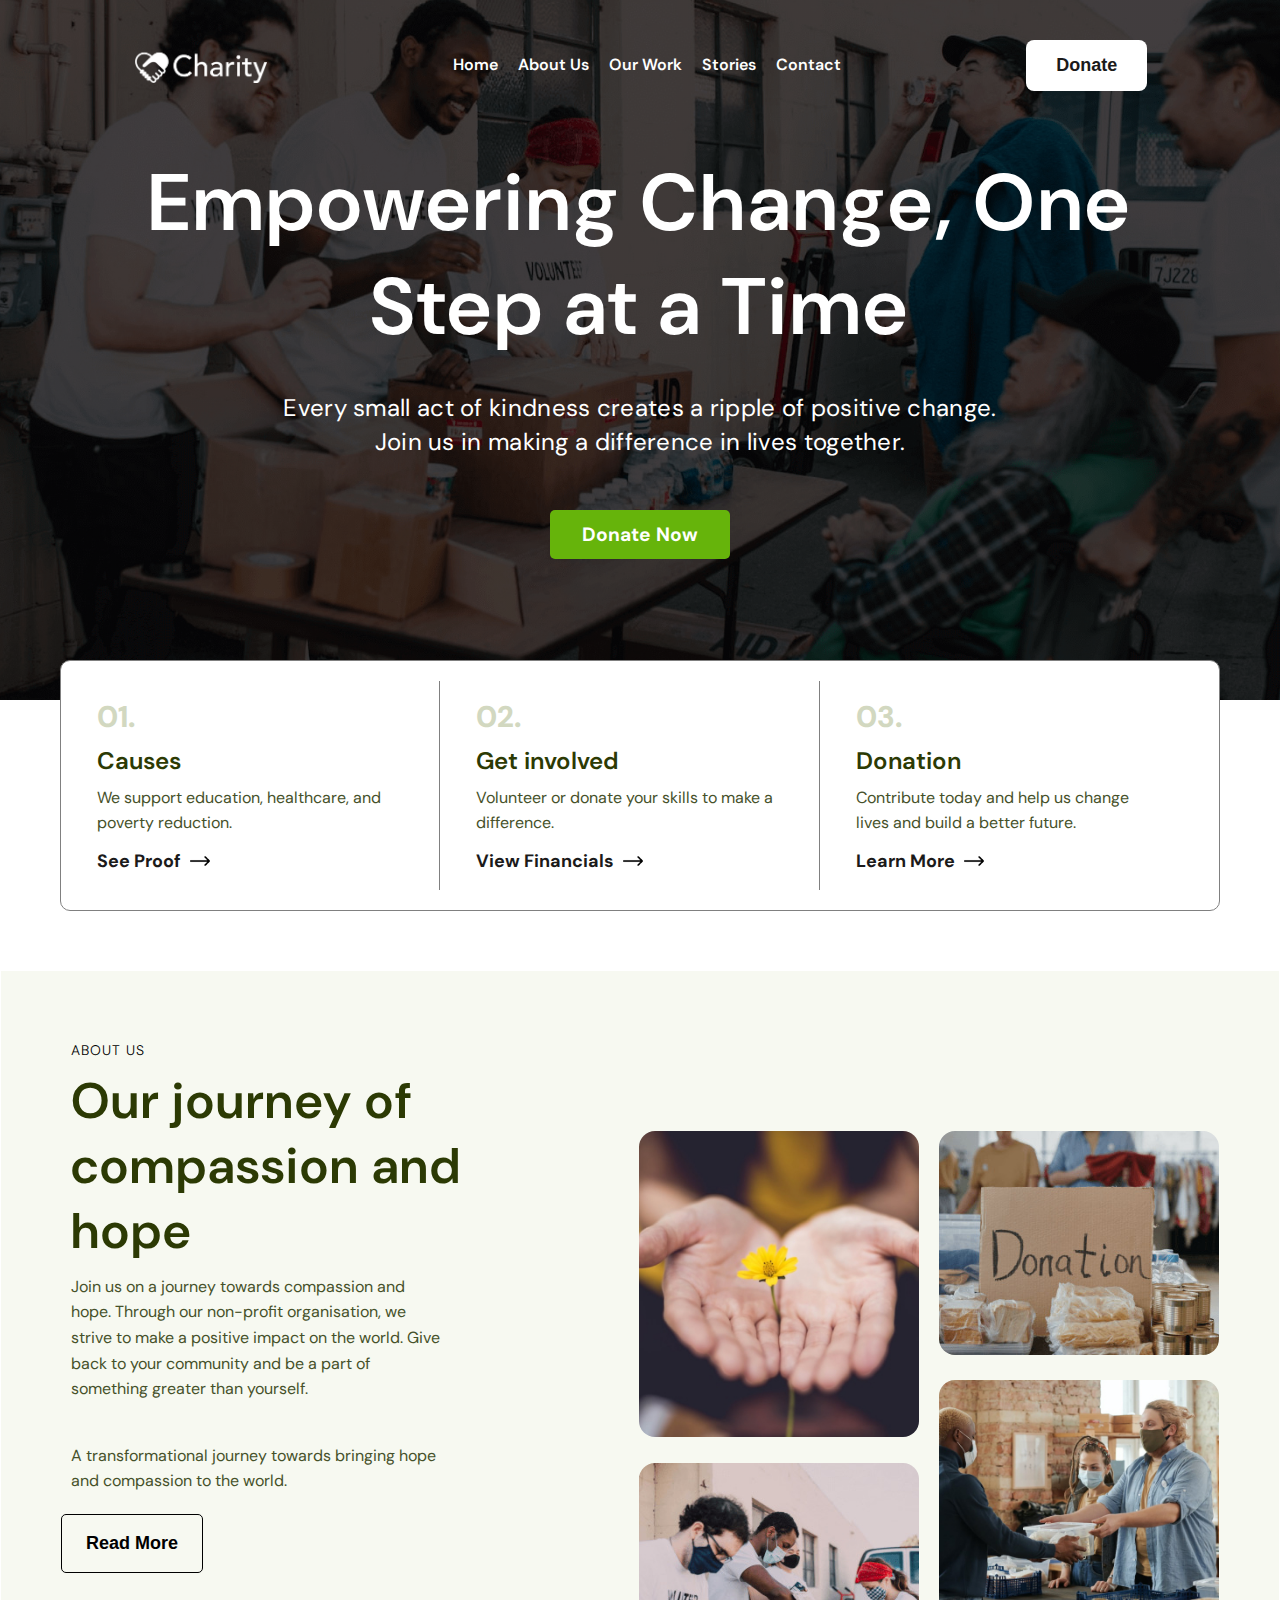
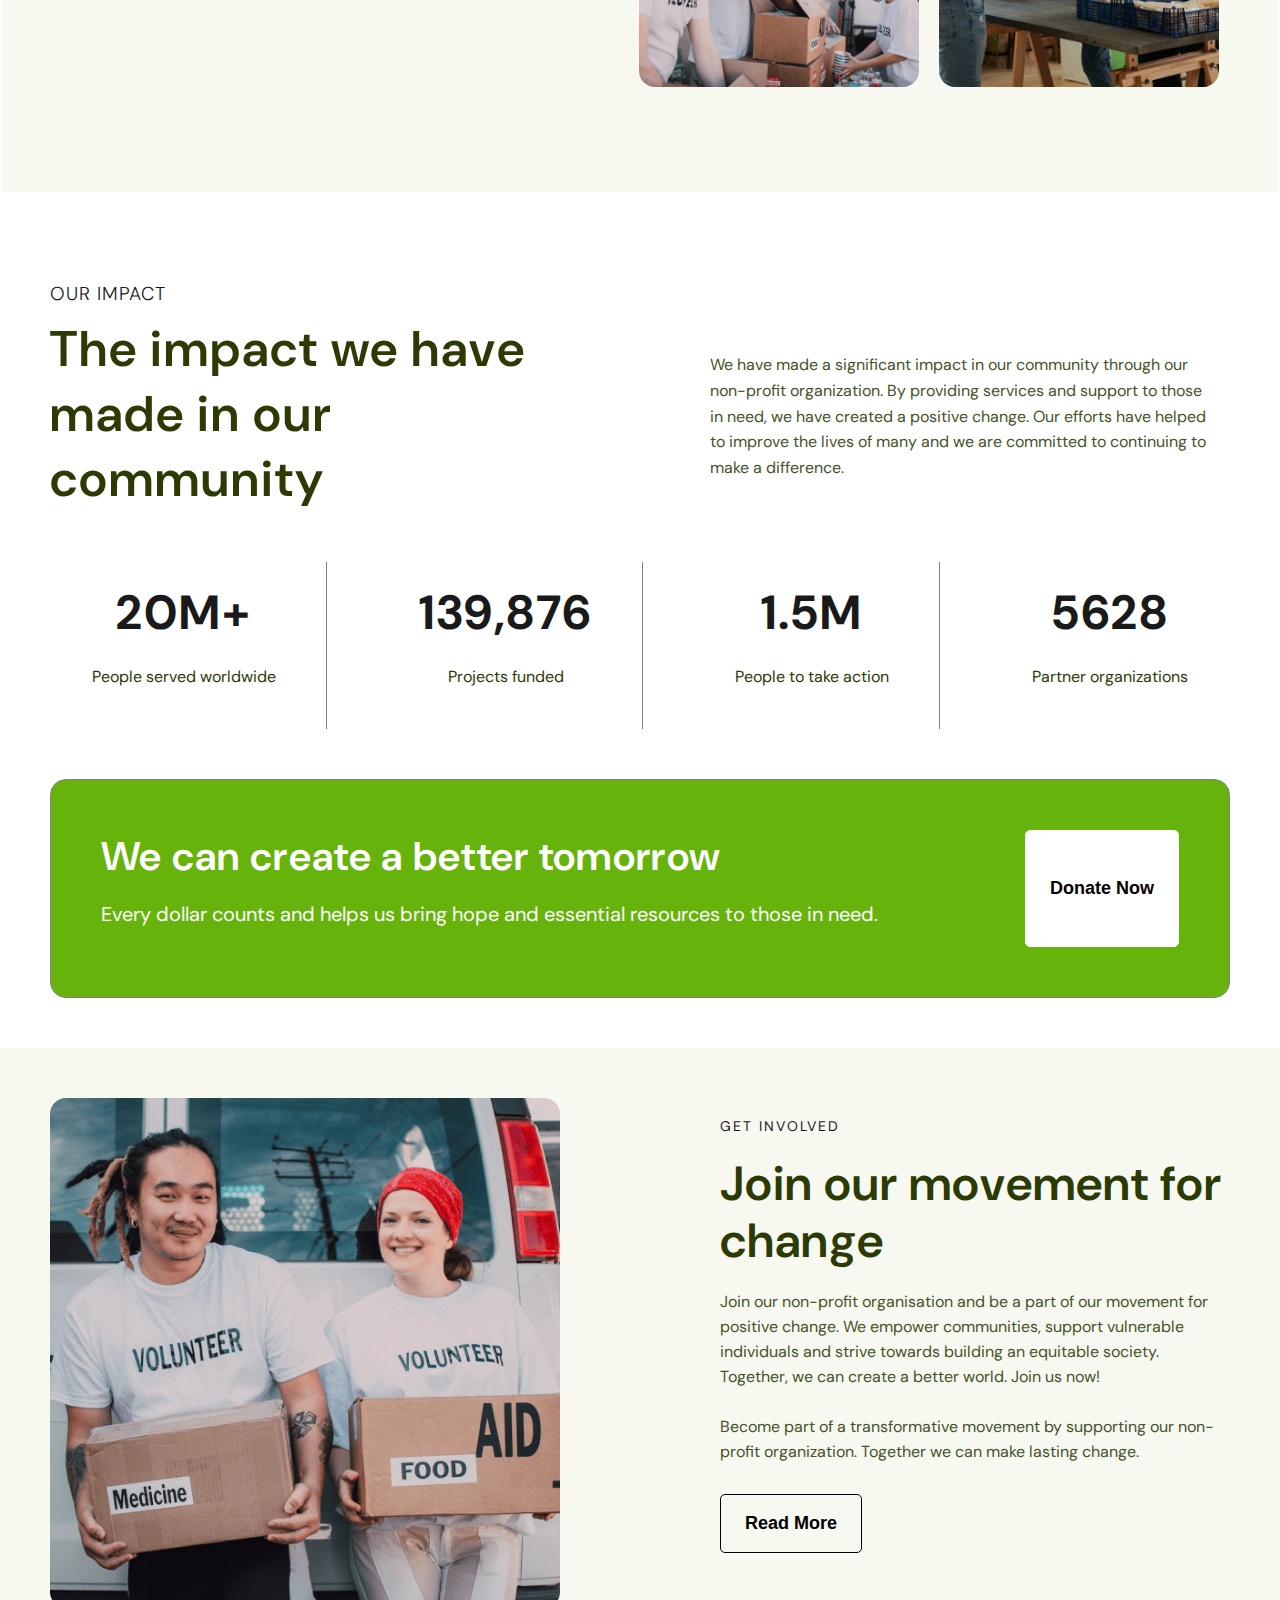
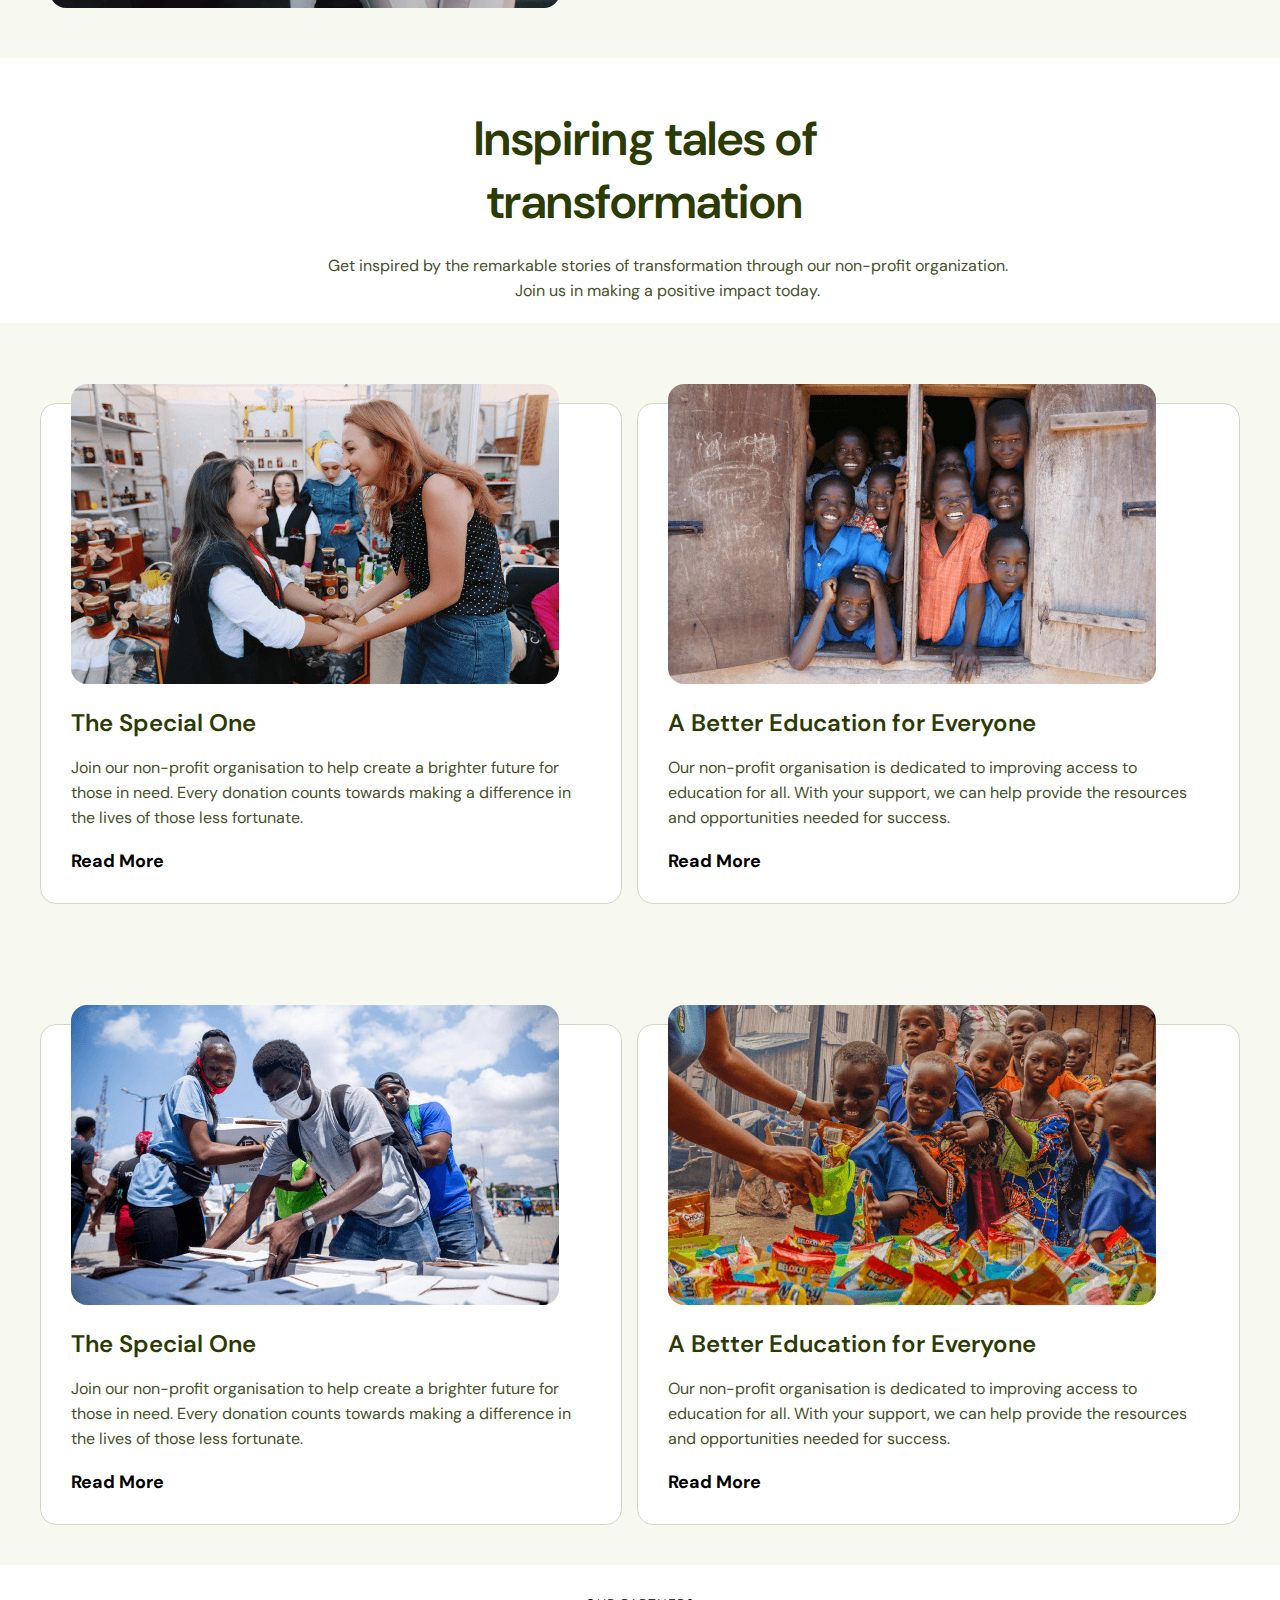
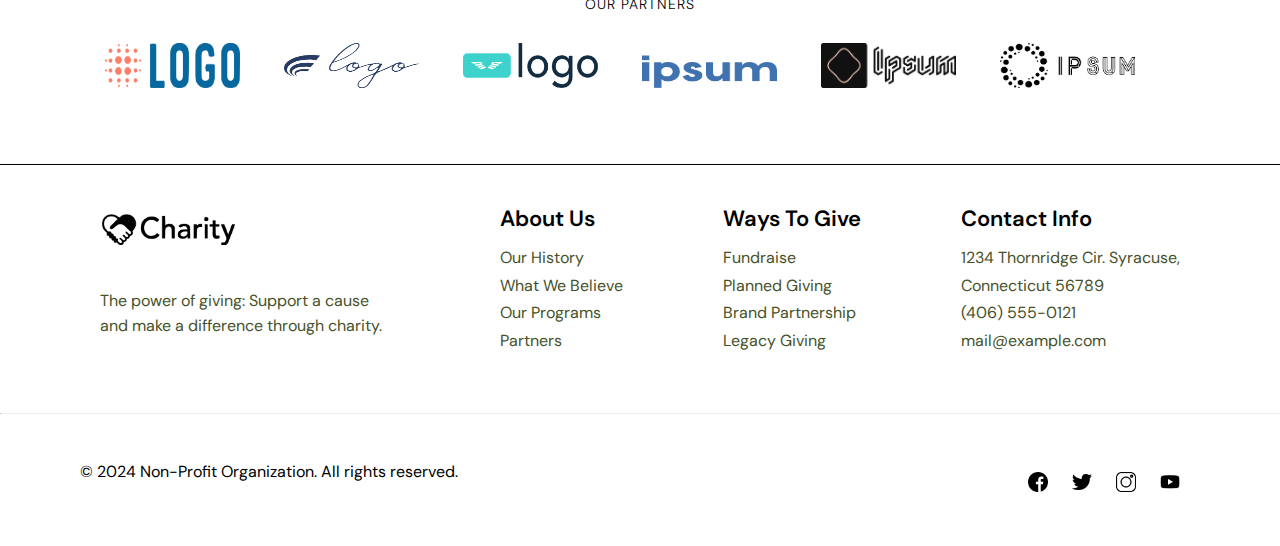
<file: index.html>
<!DOCTYPE html>
<html lang="en">
  <head>
    <meta charset="UTF-8" />
    <meta name="viewport" content="width=device-width, initial-scale=1.0" />
    <link rel="preconnect" href="https://fonts.googleapis.com" />
    <link rel="preconnect" href="https://fonts.gstatic.com" crossorigin />
    <link
      href="https://fonts.googleapis.com/css2?family=DM+Sans:ital,opsz,wght@0,9..40,100..1000;1,9..40,100..1000&display=swap"
      rel="stylesheet"
    />

    <link rel="stylesheet" href="./index.css" />
    <title>Charity</title>
  </head>
  <body>
    <header class="header">
      <div class="navBar">
        <div class="logo">
          <img src="./assets/logo.png" alt="Logo" height="40px" />
        </div>
        <nav class="navList">
          <ul class="nav-list">
            <li><a href="#home">Home</a></li>
            <li><a href="./pages/about.html">About Us</a></li>
            <li><a href="./pages/ourWork.html">Our Work</a></li>
            <li><a href="./pages/stories.html">Stories</a></li>
            <li><a href="./pages/contact.html">Contact</a></li>
          </ul>
        </nav>
        <button class="donate-btn"><a href="#donate">Donate</a></button>
        <div class="menu-icon" onclick="toggleMenu()">☰</div>
      </div>

      <section class="hero">
        <div class="hero-content">
          <h1>Empowering Change, One <br />Step at a Time</h1>
          <p>
            Every small act of kindness creates a ripple of positive change.<br />
            Join us in making a difference in lives together.
          </p>
          <a href="#donate" class="cta-button">Donate Now</a>
        </div>
      </section>
    </header>
    <div class="cards-wrapper">
      <div class="cards">
        <div class="card-01">
          <h5 class="numbers">01.</h5>
          <h5 class="headings">Causes</h5>
          <p>We support education, healthcare, and poverty reduction.</p>
          <a href="#home">See Proof  <img src="./assets/arrow.png" alt="arrow" class="arrow" height="20px" weight="20px"/></a>
        </div>
        <div class="card-02">
          <h5 class="numbers">02.</h5>
          <h5 class="headings">Get involved</h5>
          <p>Volunteer or donate your skills to make a difference.</p>
          <a href="#home">View Financials <img src="./assets/arrow.png" alt="arrow" class="arrow" height="20px" weight="20px"/></a>
        </div>
        <div class="card-03">
          <h5 class="numbers">03.</h5>
          <h5 class="headings">Donation</h5>
          <p>
            Contribute today and help us change lives and build a better future.
          </p>
          <a href="#home">Learn More <img src="./assets/arrow.png" alt="arrow" class="arrow" height="20px" weight="20px"/></a>
        </div>
      </div>
    </div>
    <div>
      <div class="aboutWrapper">
        <div class="about-text">
          <h3>ABOUT US</h3>
          <h2>Our journey of compassion and hope</h2>
          <p>
            Join us on a journey towards compassion and hope. Through our
            non-profit organisation, we strive to make a positive impact on the
            world. Give back to your community and be a part of something
            greater than yourself.
          </p>
          <br />
          <p>
            A transformational journey towards bringing hope and compassion to
            the world.
          </p>
          <button class="readMoreBtn">Read More</button>
        </div>
        <div class="about">
          <div class="aboutImages-01">
            <div>
              <img src="./assets/01.jpg" alt="" />
            </div>
            <div>
              <img src="./assets/02.jpg" alt="" />
            </div>
          </div>
          <div class="aboutImages-02">
            <div>
              <img src="./assets/03.jpg" alt="" />
            </div>
            <div>
              <img src="./assets/04.jpg" alt="" />
            </div>
          </div>
        </div>
      </div>
    </div>
    <div class="impact">
      <div class="impactText">
        <h3 >OUR IMPACT</h3>
        <h2>The impact we have made in our community</h2>
      </div>

      <p>
        We have made a significant impact in our community through our
        non-profit organization. By providing services and support to those in
        need, we have created a positive change. Our efforts have helped to
        improve the lives of many and we are committed to continuing to make a
        difference.
      </p>
    </div>

    <div class="counter">
      <div class="count-01">
        <!-- <h5 class="counter_01">20M+</h5> -->
        <h5 class="counter_01">20M+</h5>
        <p>People served worldwide</p>
      </div>
      <div class="count-02">
        <!-- <h5 class="counter_02">139,876</h5> -->
        <h5 class="counter_02">139,876</h5>
        <p>Projects funded</p>
      </div>
      <div class="count-03">
        <!-- <h5 class="counter_03">1.5M</h5> -->
        <h5 class="counter_03">1.5M</h5>
        <p>People to take action</p>
      </div>
      <div class="count-04">
        <!-- <h5 class="counter_04">5628</h5> -->
        <h5 class="counter_04">5628</h5>
        <p>Partner organizations</p>
      </div>
    </div>
    <div class="donate-card">
      <div>
        <h3 class="">We can create a better tomorrow</h3>
        <p>
          Every dollar counts and helps us bring hope and essential resources
          to those in need.
        </p>
      </div>
      <button class="cta button">Donate Now</button>
    </div>
    <div class="getInvolveWrapper">
      <div class="getInvolve">
        <img src="./assets/home-05.jpg" href="" />
        <div>
          <p class="img-title">Get Involved</p>
          <h2>Join our movement for change</h2>
          <p class="img-description">
            Join our non-profit organisation and be a part of our movement for
            positive change. We empower communities, support vulnerable
            individuals and strive towards building an equitable society.
            Together, we can create a better world. Join us now! <br /><br />
            Become part of a transformative movement by supporting our
            non-profit organization. Together we can make lasting change.
          </p>
          <button class="readMoreBtn">Read More</button>
        </div>
      </div>
    </div>

    <div class="storiesBlogs-wrapper">
      <div class="storiesBlogs">
        <h2>Inspiring tales of transformation</h2>
        <p>
          Get inspired by the remarkable stories of transformation through our
          non-profit organization. Join us in making a positive impact today.
        </p>
      </div>
    </div>


    <div class="blogs-wrapper">
      <div class="two-blogs">
        <div class="single-blog-01">
          <img src="../assets/home-06.jpg" alt="blogs_img_01" />
          <div>
            <h5 style="font-size: 24px; font-weight: 600; color: #2c3a04">The Special One</h5>
            <p>
              Join our non-profit organisation to help create a brighter
              future for those in need. Every donation counts towards making a
              difference in the lives of those less fortunate.
            </p>
            <a href="#">Read More</a>
          </div>
        </div>
        <div class="single-blog-02">
          <img src="../assets/home-07.jpg" alt="blogs_img_02" />
          <div>
            <h5 style="font-size: 24px; font-weight: 600; color: #2c3a04">A Better Education for Everyone</h5>
            <p>
              Our non-profit organisation is dedicated to improving access to
              education for all. With your support, we can help provide the
              resources and opportunities needed for success.
            </p>
            <a href="#">Read More</a>
          </div>
        </div>
      </div>
      <div class="two-blogs">
        <div class="single-blog-01">
          <img src="../assets/stories-04 (1).jpg" alt="blogs_img_01" />
          <div>
            <h5 id="blog_heading" style="font-size: 24px; font-weight: 600; color: #2c3a04">The Special One</h5>
            <p>
              Join our non-profit organisation to help create a brighter
              future for those in need. Every donation counts towards making a
              difference in the lives of those less fortunate.
            </p>
            <a href="#">Read More</a>
          </div>
        </div>
        <div class="single-blog-02">
          <img src="../assets/stories-05 (1).jpg" alt="blogs_img_02" />
          <div>
            <h5 style="font-size: 24px; font-weight: 600; color: #2c3a04">A Better Education for Everyone</h5>
            <p>
              Our non-profit organisation is dedicated to improving access to
              education for all. With your support, we can help provide the
              resources and opportunities needed for success.
            </p>
            <a href="#">Read More</a>
          </div>
        </div>
      </div>
    </div>

    <div class="partners">
      <h3 >OUR PARTNERS</h3>
      <div class="partnerrsImages">
        <img src="./assets/partner_1.png" alt="partnerImg01" width="135px" height="45px" />
        <img src="./assets/partner_2.png" alt="partnerImg02" width="135px" height="45px"  />
        <img src="./assets/partner_3.png" alt="partnerImg03" width="135px" height="45px" />
        <img src="./assets/partner_4.png" alt="partnerImg04" width="135px" height="45px" />
        <img src="./assets/partner_5.png" alt="partnerImg05" width="135px" height="45px" />
        <img src="./assets/partner_6.png" alt="partnerImg06" width="135px" height="45px" />
      </div>
    </div>

    <footer class="footer-wrapper">
      <div class="footer">
        <div>
          <ul>
            <li>
              <img src="../assets/logo_black.png" alt="logo" />
            </li>
            <li>
              <p>
                The power of giving: Support a cause and make a difference
                through charity.
              </p>
            </li>
          </ul>
        </div>
        <div>
          <ul>
            <h6>About Us</h6>
            <li>
              <a href="#">Our History</a>
            </li>
            <li>
              <a href="#">What We Believe</a>
            </li>
            <li>
              <a href="#">Our Programs</a>
            </li>
            <li>
              <a href="#">Partners</a>
            </li>
          </ul>
        </div>
        <div>
          <ul>
            <h6>Ways To Give</h6>
            <li>
              <a href="#">Fundraise</a>
            </li>
            <li>
              <a href="#">Planned Giving</a>
            </li>
            <li>
              <a href="#">Brand Partnership</a>
            </li>
            <li>
              <a href="#">Legacy Giving</a>
            </li>
          </ul>
        </div>
        <div>
          <ul>
            <h6>Contact Info</h6>
            <li>
              <a href="#">1234 Thornridge Cir. Syracuse,</a>
            </li>
            <li>
              <a href="#">Connecticut 56789</a>
            </li>
            <li>
              <a href="#">(406) 555-0121</a>
            </li>
            <li>
              <a href="#">mail@example.com</a>
            </li>
          </ul>
        </div>
      </div>
      <hr style="border-top: rgba(128,137,106,0.35)" />
      <div class="copyrights-part">
        <div>© 2024 Non-Profit Organization. All rights reserved.</div>
        <div class="social-links">
          <img src="../assets/facebook.png" alt="fb-icon" />
          <img src="../assets/twitter.png" alt="twitter-icon" />
          <img src="../assets/instagram.png" alt="insta-icon" />
          <img src="../assets/youtube.png" alt="youtube-icon" />
        </div>
      </div>
    </footer>

    
    <script src="./index.js"></script>
  </body>
</html>
</file>
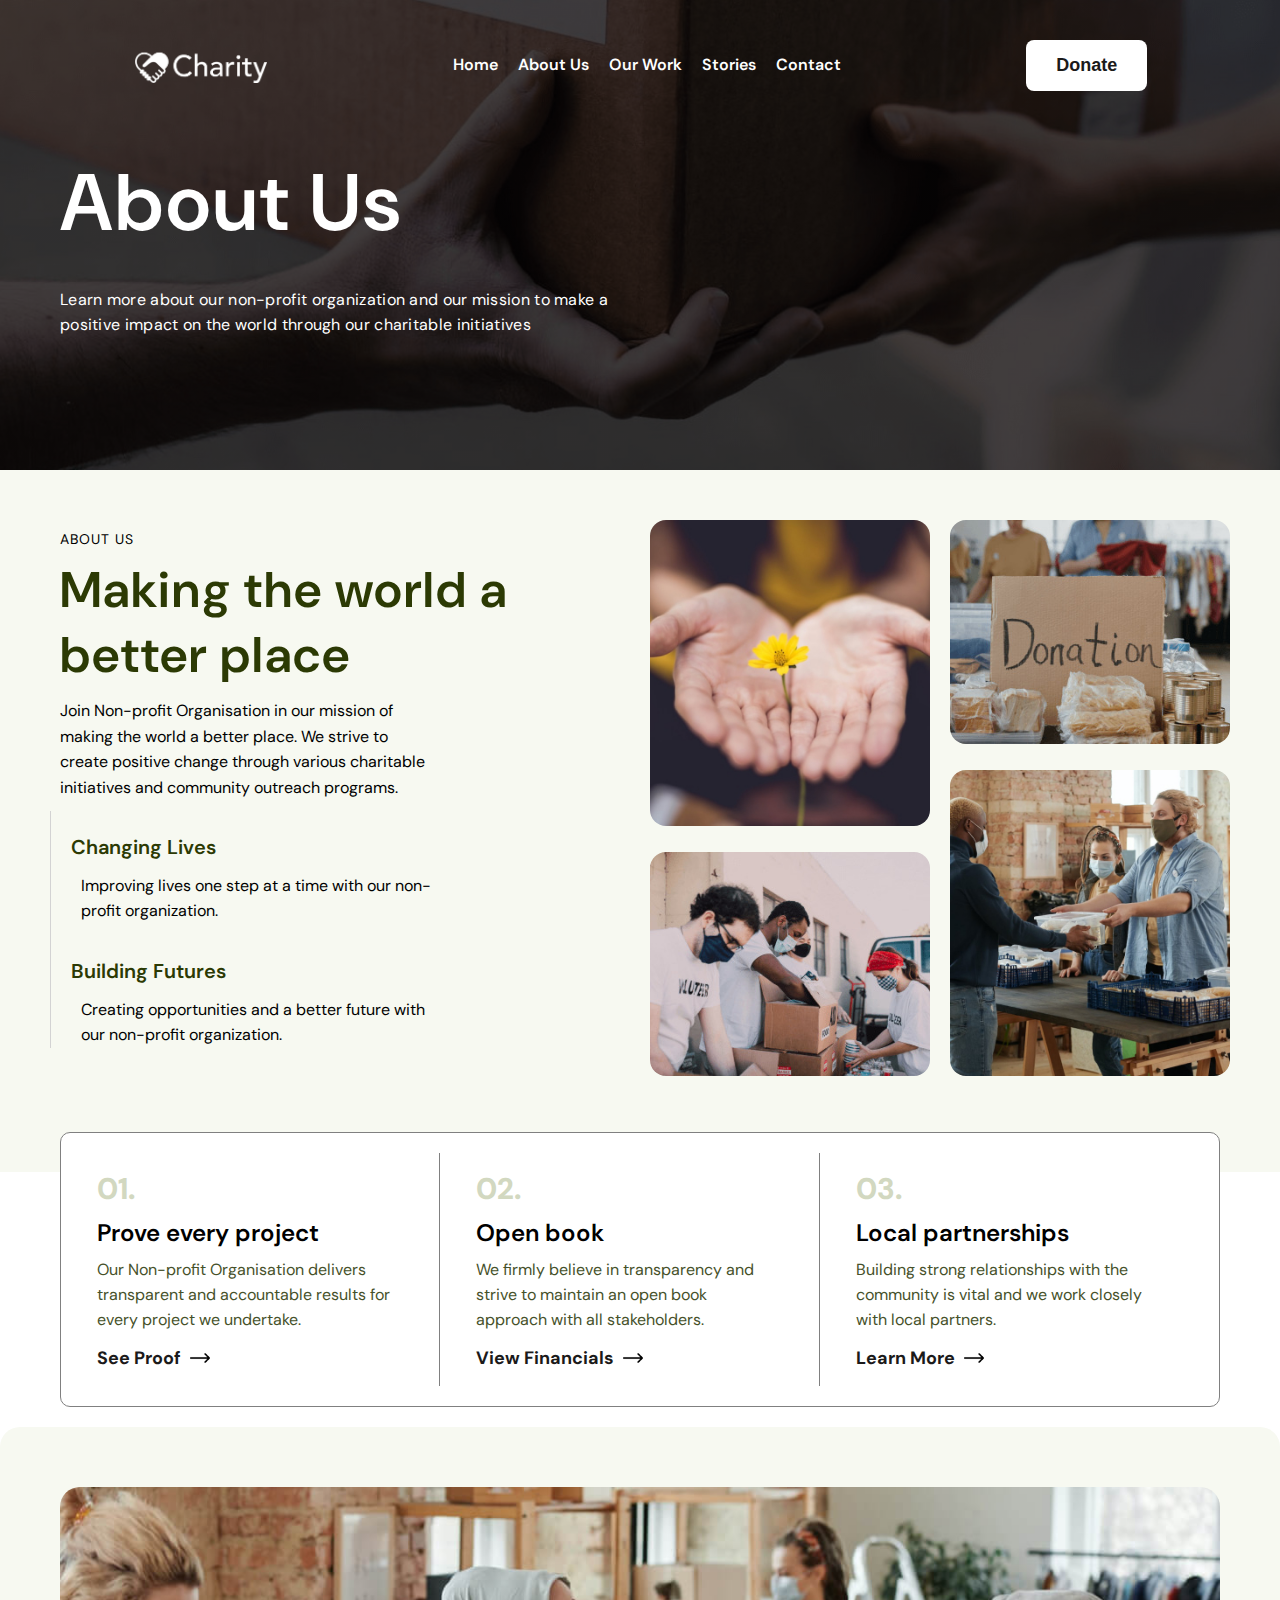
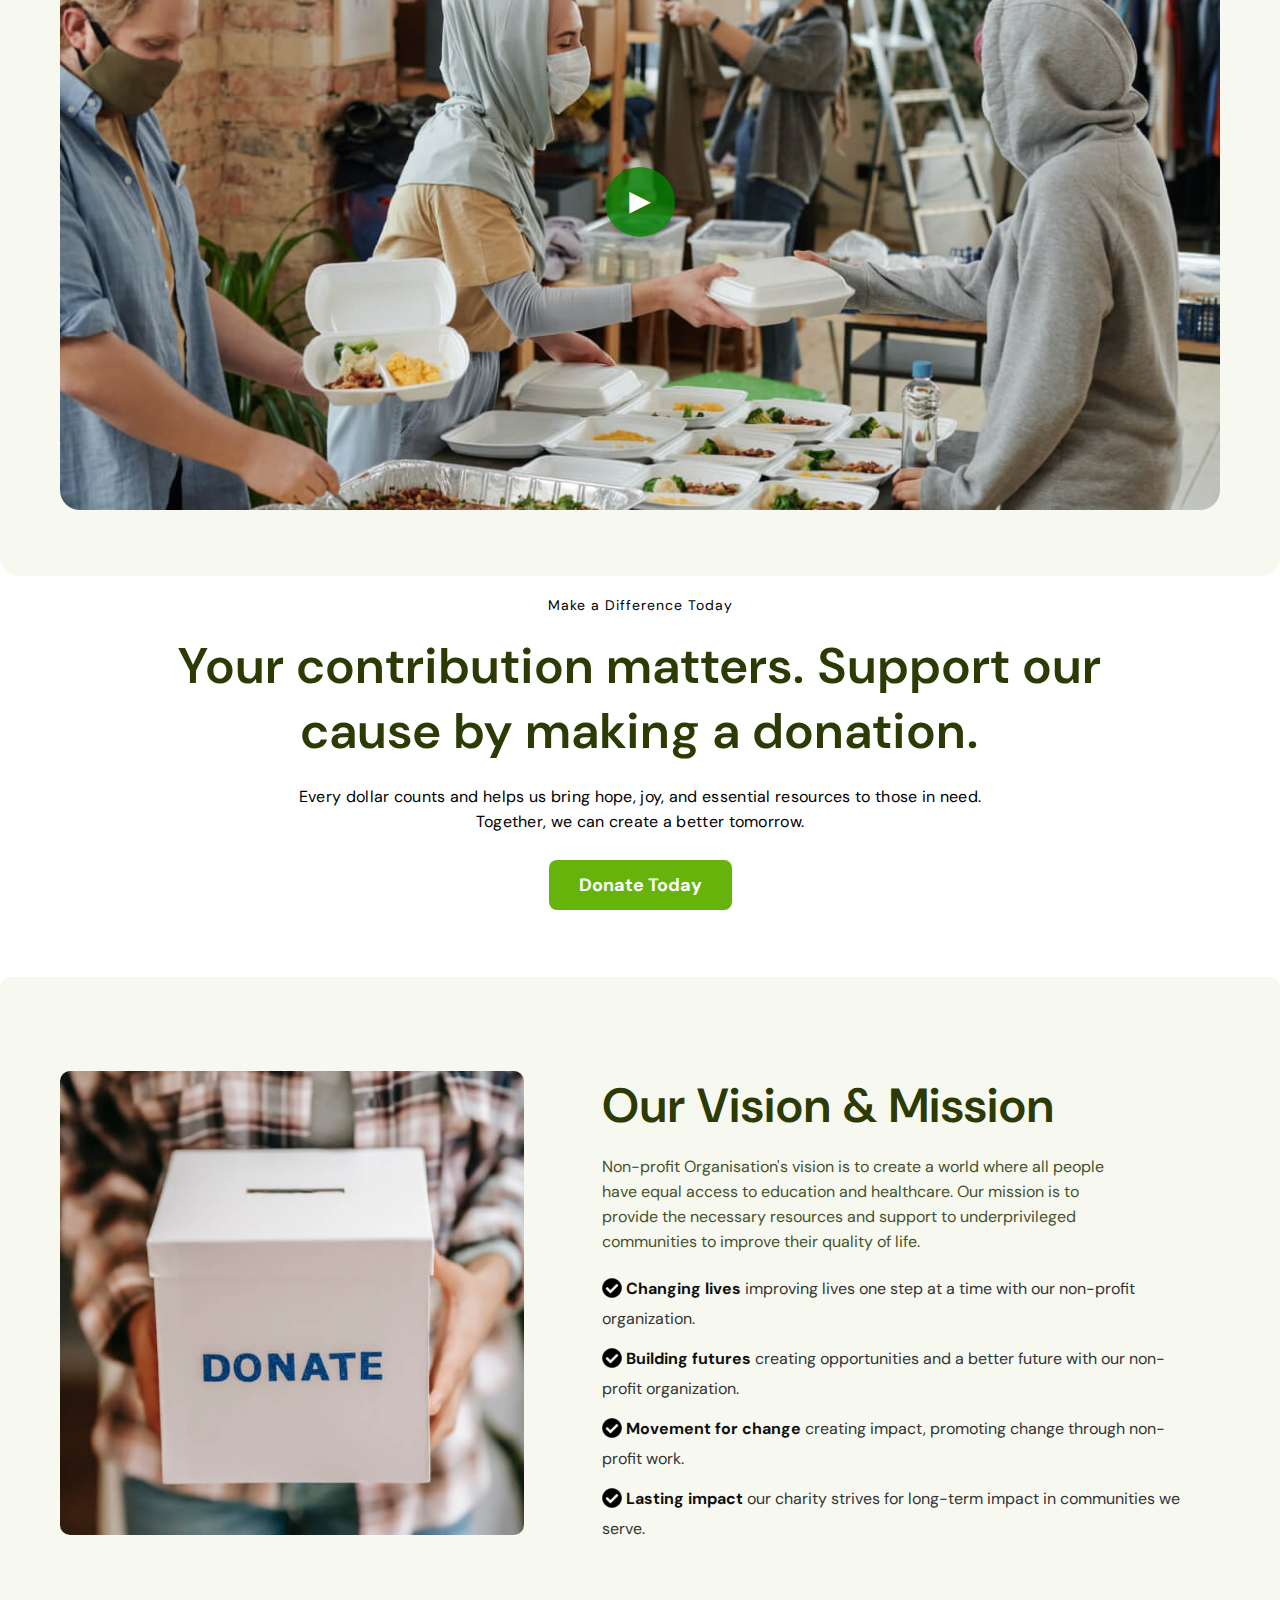
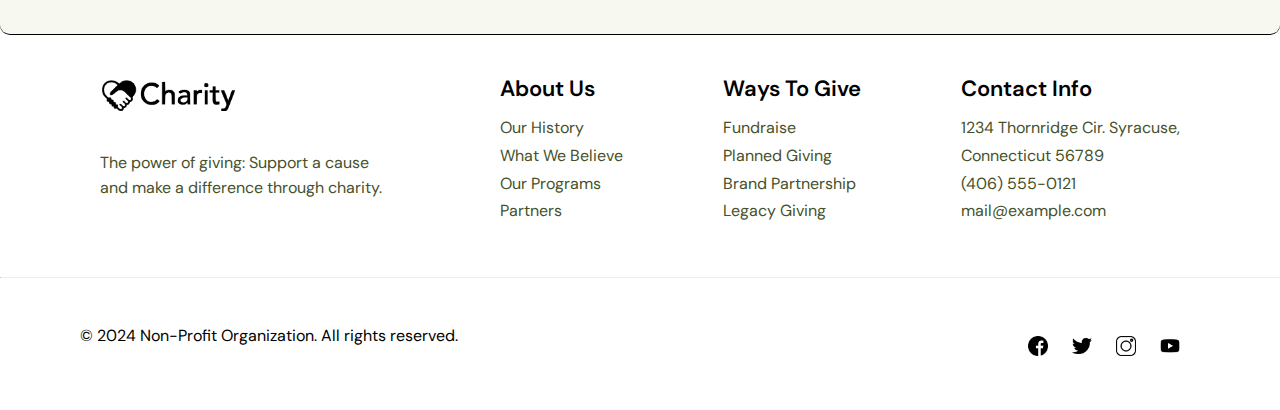
<file: pages/about.html>
<!DOCTYPE html>
<html lang="en">
  <head>
    <meta charset="UTF-8" />
    <meta name="viewport" content="width=device-width, initial-scale=1.0" />
    <link rel="preconnect" href="https://fonts.googleapis.com" />
    <link rel="preconnect" href="https://fonts.gstatic.com" crossorigin />
    <link
      href="https://fonts.googleapis.com/css2?family=DM+Sans:ital,opsz,wght@0,9..40,100..1000;1,9..40,100..1000&display=swap"
      rel="stylesheet"
    />
    <link rel="stylesheet" href="./about.css" />
    <title>About | Charity</title>
  </head>
  <body>
    <header class="header">
      <div class="navBar">
        <div class="logo">
          <img src="../assets/logo.png" alt="Logo" height="40px" />
        </div>
        <nav class="navList">
          <ul class="nav-list">
            <li><a href="../index.html">Home</a></li>
            <li><a href="#aboutus">About Us</a></li>
            <li><a href="./ourWork.html">Our Work</a></li>
            <li><a href="./stories.html">Stories</a></li>
            <li><a href="./contact.html">Contact</a></li>
          </ul>
        </nav>
        <button class="donate-btn"><a href="#donate">Donate</a></button>
        <div class="menu-icon" onclick="toggleMenu()">☰</div>
      </div>

      <section class="hero">
        <div class="hero-content">
          <h1>About Us</h1>
          <p>
            Learn more about our non-profit organization and our mission to make
            a <br />positive impact on the world through our charitable
            initiatives
          </p>
        </div>
      </section>
    </header>

    <div class="aboutWrapper">
      <div class="about-text">
        <div>
          <h3 class="aboutus">ABOUT US</h3>
          <h2>Making the world a better place</h2>
          <p>
            Join Non-profit Organisation in our mission of making the world a
            better place. We strive to create positive change through various
            charitable initiatives and community outreach programs.
          </p>
          <div class="about-subText">
            <h6>Changing Lives</h6>
            <p>
              Improving lives one step at a time with our non-profit
              organization.
            </p>
            <br />
            <h6>Building Futures</h6>
            <p>
              Creating opportunities and a better future with our non-profit
              organization.
            </p>
          </div>
        </div>
      </div>
      <div class="about">
        <div class="aboutImages-01">
          <div>
            <img src="../assets/01.jpg" alt="" />
          </div>
          <div>
            <img src="../assets/02.jpg" alt="" />
          </div>
        </div>
        <div class="aboutImages-02">
          <div>
            <img src="../assets/03.jpg" alt="" />
          </div>
          <div>
            <img src="../assets/04.jpg" alt="" />
          </div>
        </div>
      </div>
    </div>
    <div class="cards-wrapper">
      <div class="cards">
        <div class="card-01">
          <h5 class="numbers">01.</h5>
          <h5 class="headings">Prove every project</h5>
          <p>Our Non-profit Organisation delivers transparent and accountable results for every project we undertake.</p>
          <a href="#home">See Proof  <img src="../assets/arrow.png" alt="arrow" class="arrow" height="20px" weight="20px"/></a>
        </div>
        <div class="card-02">
          <h5 class="numbers">02.</h5>
          <h5 class="headings">Open book</h5>
          <p>We firmly believe in transparency and strive to maintain an open book approach with all stakeholders.</p>
          <a href="#home">View Financials <img src="../assets/arrow.png" alt="arrow" class="arrow" height="20px" weight="20px"/></a>
        </div>
        <div class="card-03">
          <h5 class="numbers">03.</h5>
          <h5 class="headings">Local partnerships</h5>
          <p>
            Building strong relationships with the community is vital and we work closely with local partners.
          </p>
          <a href="#home">Learn More <img src="../assets/arrow.png" alt="arrow" class="arrow" height="20px" weight="20px"/></a>
        </div>
      </div>
    </div>

    <div>
      <div class="video-thumbnail">
        <img src="../assets/about-01.jpg" alt="Food Distribution Image" />
        <div class="play-button"></div>
      </div>
    </div>

    <div class="make_difference">
      <h3 class="aboutus">Make a Difference Today</h3>
      <h2>
        Your contribution matters. Support our <br />cause by making a donation.
      </h2>
      <p>
        Every dollar counts and helps us bring hope, joy, and essential
        resources to those in need.<br />
        Together, we can create a better tomorrow.
      </p>
      <div id="submitBtnDiv">
        <a href="#" id="submitBtn">Donate Today</a>
      </div>
    </div>

    <!-- <div class="mission_vission_wrapper">
      <div class="misionVision">
        <img src="../assets/about-02.jpg" href="" />
        <div>
          <h2>Our Vision & Mission</h2>
          <p class="img-description">
            Non-profit Organisation's vision is to create a world where all people have equal access to education and healthcare. Our mission is to provide the necessary resources and support to underprivileged communities to improve their quality of life.
          </p>
          <div class="checkmark">
            <ul>
              <li>Changing lives improving lives one step at a time with our non-profit organization.</li>
              <li>Building futures creating opportunities and a better future with our non-profit organization.</li>
              <li>Movement for change creating impact, promoting change through non-profit work.</li>
              <li>Lasting impact our charity strives for long-term impact in communities we serve.</li>
            </ul>
          </div>
        </div>
      </div>
    </div> -->



    <section class="vision-mission">
      <div class="image-container">
        <img src="../assets//about-02.jpg" alt="Donate Box">
      </div>
      <div class="content-container">
        <h2>Our Vision & Mission</h2>
        <p>
          Non-profit Organisation's vision is to create a world where all people have equal access to education and healthcare. Our mission is to provide the necessary resources and support to underprivileged communities to improve their quality of life.
        </p>
        <ul>
          <li><span><img src="../assets/tickMark.png" /></span> <span>Changing lives</span> improving lives one step at a time with our non-profit organization.</li>
          <li><span><img src="../assets/tickMark.png" /></span> <span>Building futures</span> creating opportunities and a better future with our non-profit organization.</li>
          <li><span><img src="../assets/tickMark.png" /></span> <span>Movement for change</span> creating impact, promoting change through non-profit work.</li>
          <li><span><img src="../assets/tickMark.png" /></span> <span>Lasting impact</span> our charity strives for long-term impact in communities we serve.</li>
        </ul>
      </div>
    </section>







    <footer class="footer-wrapper">
      <div class="footer">
        <div>
          <ul>
            <li>
              <img src="../assets/logo_black.png" alt="logo" />
            </li>
            <li>
              <p>
                The power of giving: Support a cause and make a difference
                through charity.
              </p>
            </li>
          </ul>
        </div>
        <div>
          <ul>
            <h6>About Us</h6>
            <li>
              <a href="#">Our History</a>
            </li>
            <li>
              <a href="#">What We Believe</a>
            </li>
            <li>
              <a href="#">Our Programs</a>
            </li>
            <li>
              <a href="#">Partners</a>
            </li>
          </ul>
        </div>
        <div>
          <ul>
            <h6>Ways To Give</h6>
            <li>
              <a href="#">Fundraise</a>
            </li>
            <li>
              <a href="#">Planned Giving</a>
            </li>
            <li>
              <a href="#">Brand Partnership</a>
            </li>
            <li>
              <a href="#">Legacy Giving</a>
            </li>
          </ul>
        </div>
        <div>
          <ul>
            <h6>Contact Info</h6>
            <li>
              <a href="#">1234 Thornridge Cir. Syracuse,</a>
            </li>
            <li>
              <a href="#">Connecticut 56789</a>
            </li>
            <li>
              <a href="#">(406) 555-0121</a>
            </li>
            <li>
              <a href="#">mail@example.com</a>
            </li>
          </ul>
        </div>
      </div>
      <hr style="border-top: rgba(128,137,106,0.35)" />
      <div class="copyrights-part">
        <div>© 2024 Non-Profit Organization. All rights reserved.</div>
        <div class="social-links">
          <img src="../assets/facebook.png" alt="fb-icon" />
          <img src="../assets/twitter.png" alt="twitter-icon" />
          <img src="../assets/instagram.png" alt="insta-icon" />
          <img src="../assets/youtube.png" alt="youtube-icon" />
        </div>
      </div>
    </footer>

    <script src="../index.js"></script>
  </body>
</html>
</file>
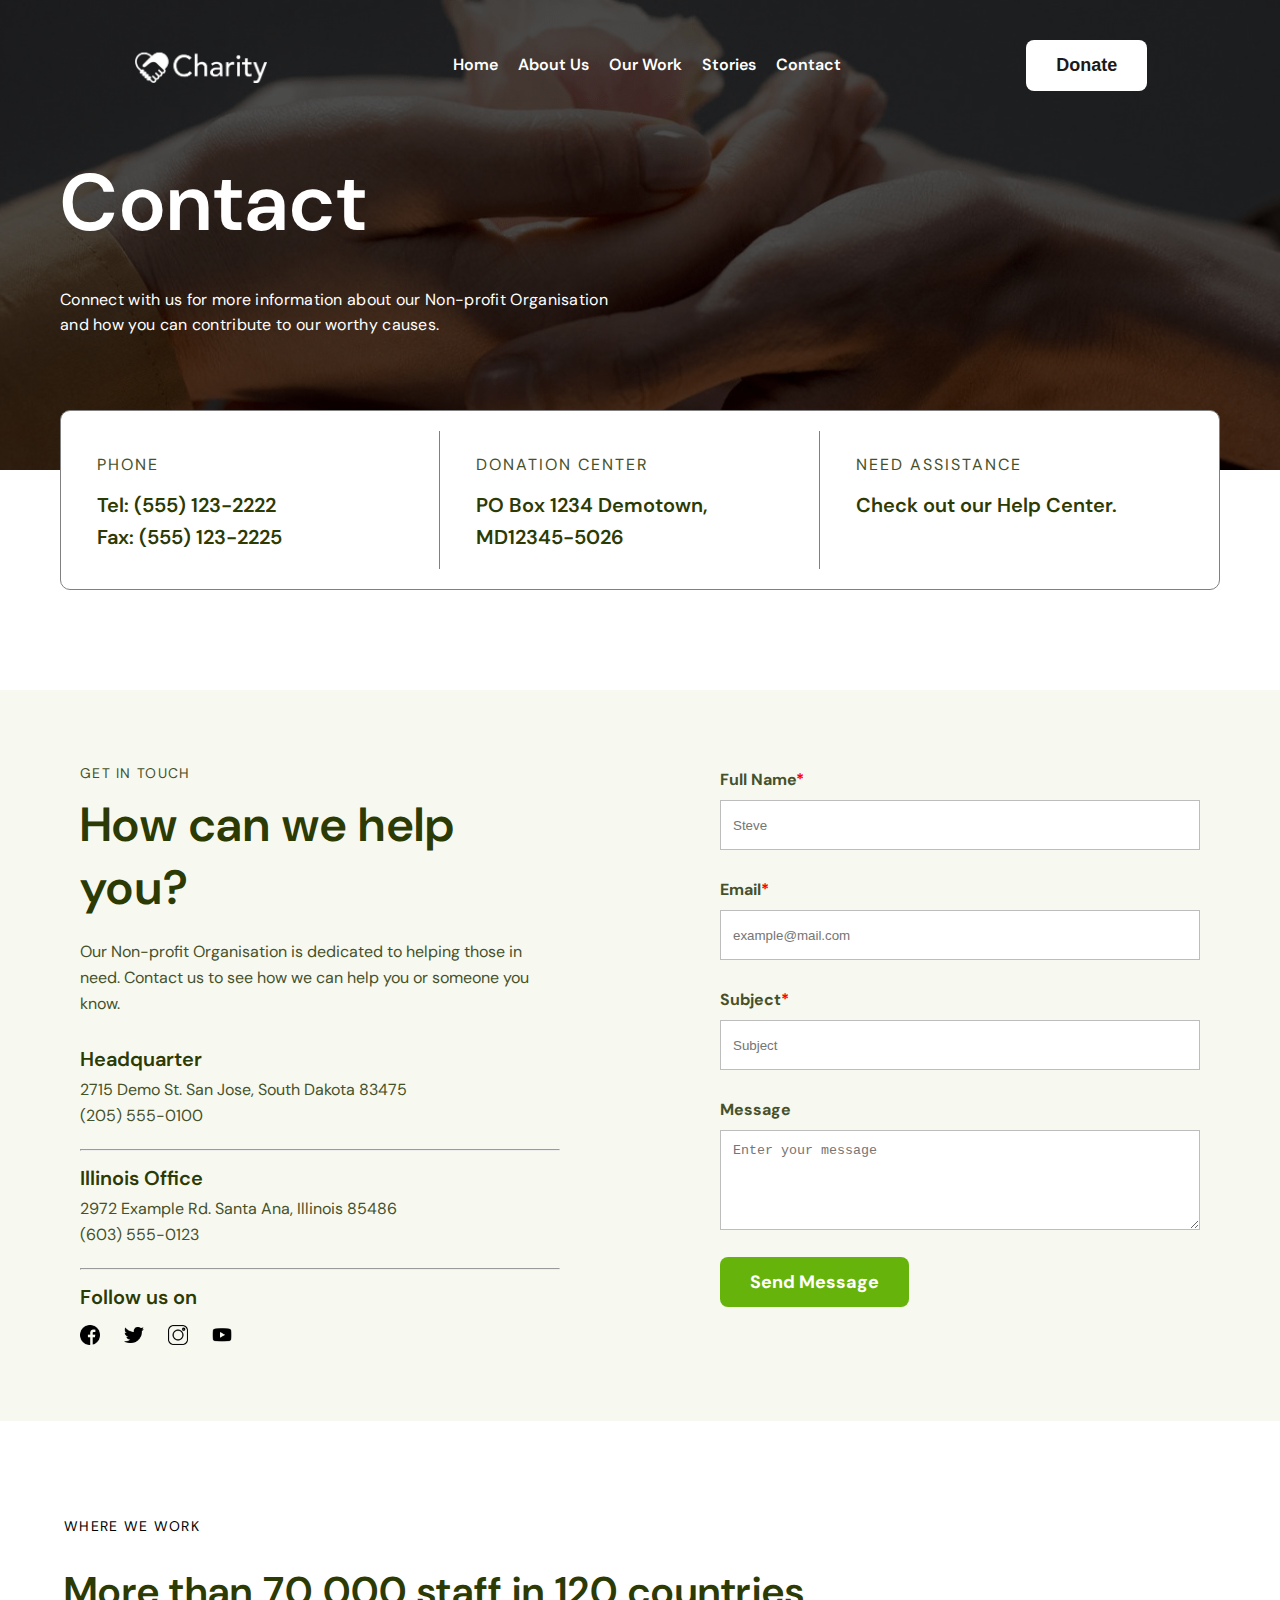
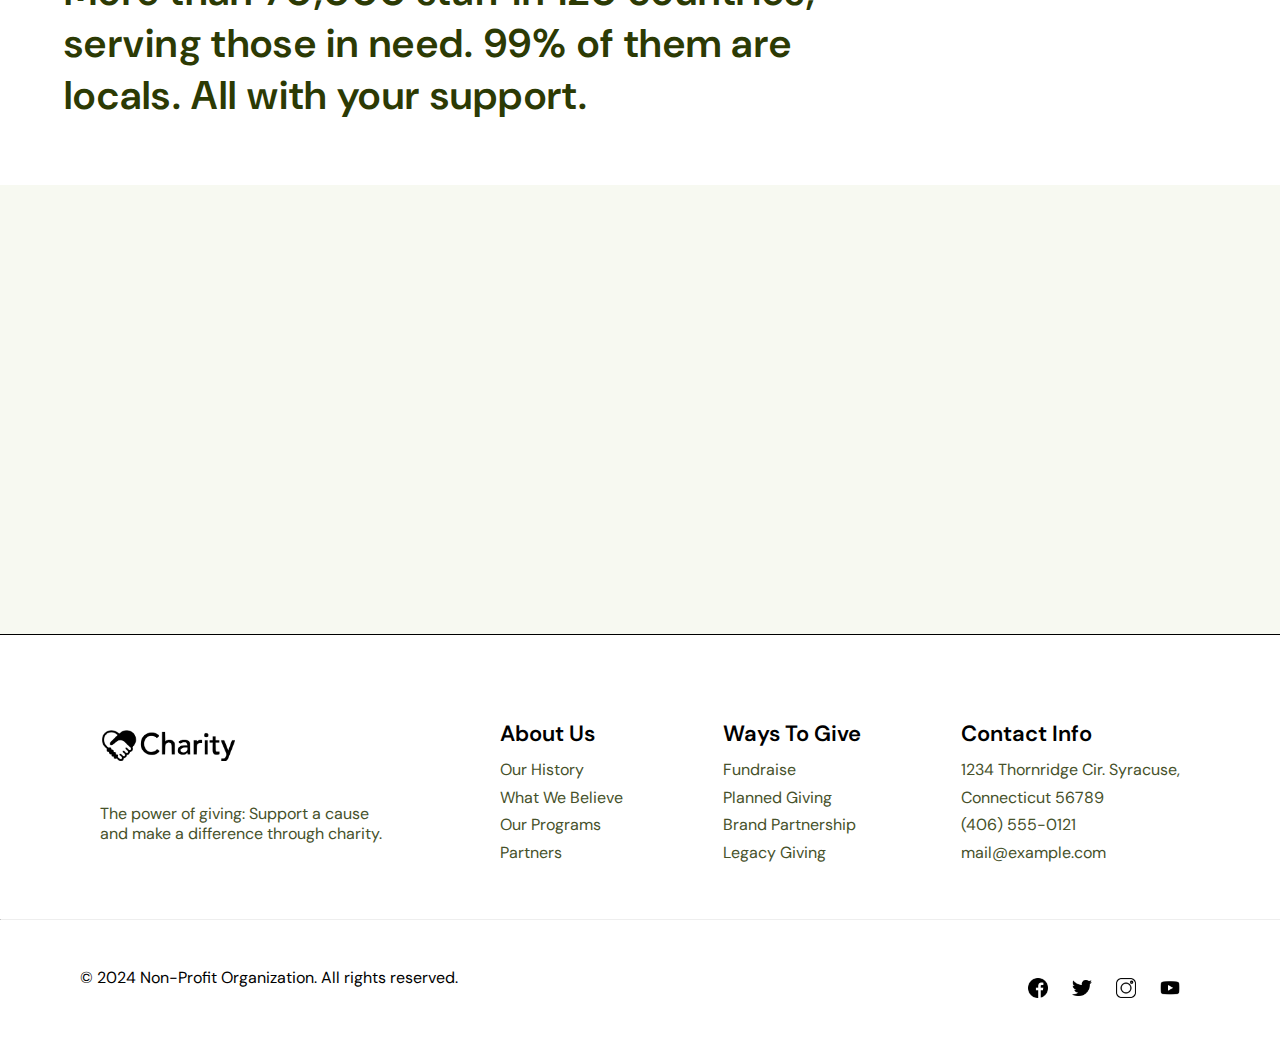
<file: pages/contact.html>
<!DOCTYPE html>
<html lang="en">
  <head>
    <meta charset="UTF-8" />
    <meta name="viewport" content="width=device-width, initial-scale=1.0" />
    <link rel="preconnect" href="https://fonts.googleapis.com" />
    <link rel="preconnect" href="https://fonts.gstatic.com" crossorigin />
    <link
      href="https://fonts.googleapis.com/css2?family=DM+Sans:ital,opsz,wght@0,9..40,100..1000;1,9..40,100..1000&display=swap"
      rel="stylesheet"
    />
    <link rel="stylesheet" href="./contact.css" />
    <title>Contact | Charity</title>
  </head>
  <body>
    <header class="header">
      <div class="navBar">
        <div class="logo">
          <img src="../assets/logo.png" alt="Logo" height="40px" />
        </div>
        <nav class="navList">
          <ul class="nav-list">
            <li><a href="../index.html">Home</a></li>
            <li><a href="./about.html">About Us</a></li>
            <li><a href="./ourWork.html">Our Work</a></li>
            <li><a href="./stories.html">Stories</a></li>
            <li><a href="#contact">Contact</a></li>
          </ul>
        </nav>
        <button class="donate-btn"><a href="#donate">Donate</a></button>
        <div class="menu-icon" onclick="toggleMenu()">☰</div>
      </div>

      <section class="hero">
        <div class="hero-content">
          <h1>Contact</h1>
          <p>
            Connect with us for more information about our Non-profit
            Organisation<br />
            and how you can contribute to our worthy causes.
          </p>
        </div>
      </section>
    </header>
    <div class="cards-wrapper">
      <div class="cards">
        <div class="card-01">
          <p>PHONE</p>
          <h6>
            Tel: (555) 123-2222 <br />
            Fax: (555) 123-2225
          </h6>
        </div>
        <div class="card-02">
          <p>DONATION CENTER</p>
          <h6>
            PO Box 1234 Demotown, <br />
            MD12345-5026
          </h6>
        </div>
        <div class="card-03">
          <p>NEED ASSISTANCE</p>
          <h6>Check out our Help Center.</h6>
        </div>
      </div>
    </div>

    <div class="getInTouch-part-wrapper">
      <div class="getInTouch-part">
        <div class="contact-text">
          <p id="getInTouch">GET IN TOUCH</p>
          <h2>How can we help you?</h2>
          <p>
            Our Non-profit Organisation is dedicated to helping those in need.
            Contact us to see how we can help you or someone you know.
          </p>
          <div class="Offices">
            <h6>Headquarter</h6>
            <p>
              2715 Demo St. San Jose, South Dakota 83475 <br />(205) 555-0100
            </p>
            <hr style="margin-top: 20px" />
            <h6>Illinois Office</h6>
            <p>
              2972 Example Rd. Santa Ana, Illinois 85486 <br />(603) 555-0123
            </p>
            <hr style="margin-top: 20px" />
            <h6 style="color: #2c3a04">Follow us on</h6>
            <div class="social-links">
              <img src="../assets/facebook.png" alt="fb-icon" />
              <img src="../assets/twitter.png" alt="twitter-icon" />
              <img src="../assets/instagram.png" alt="insta-icon" />
              <img src="../assets/youtube.png" alt="youtube-icon" />
            </div>
          </div>
        </div>
        <div class="form">
          <form onsubmit="submit()">
            <div class="inputText">
              <label for="name">Full Name<span>*</span></label
              ><br />
              <input type="text" placeholder="Steve" /><br />
            </div>
            <div class="inputText">
              <label for="name">Email<span>*</span></label
              ><br />
              <input type="text" placeholder="example@mail.com" /><br />
            </div>
            <div class="inputText">
              <label for="name">Subject<span>*</span></label
              ><br />
              <input type="text" placeholder="Subject" /><br />
            </div>
            <div class="inputText">
              <label for="name">Message</label><br />
              <textarea type="text" placeholder="Enter your message "></textarea
              ><br />
            </div>

            <a href="#" id="submitBtn">Send Message</a>
          </form>
        </div>
      </div>
    </div>

    <div class="whereWork">
      <p id="whereWork">Where we work</p>
      <h2>
        More than 70,000 staff in 120 countries, serving those in need. 99% of
        them are locals. All with your support.
      </h2>
    </div>
    <div>
      <iframe
        src="https://www.google.com/maps/embed?pb=!1m18!1m12!1m3!1d497465.0074774156!2d79.67504797343751!3d13.070936199999997!2m3!1f0!2f0!3f0!3m2!1i1024!2i768!4f13.1!3m3!1m2!1s0x3a526671cf9c4393%3A0x8b3afd7d5f1cd716!2sDamien%20Foundation%20India%20Trust!5e0!3m2!1sen!2sin!4v1734336348384!5m2!1sen!2sin"
        width="100%"
        height="450"
        style="
          border: 0;
          padding: 40px 40px 110px 40px;
          background-color: #f7f9f1;
          margin-bottom: 40px;
          border-bottom: 1px solid black;
        "
        allowfullscreen=""
        loading="lazy"
        referrerpolicy="no-referrer-when-downgrade"
      ></iframe>
    </div>
    <footer class="footer-wrapper">
      <div class="footer">
        <div>
          <ul>
            <li>
              <img src="../assets/logo_black.png" alt="logo" />
            </li>
            <li>
              <p>
                The power of giving: Support a cause and make a difference
                through charity.
              </p>
            </li>
          </ul>
        </div>
        <div>
          <ul>
            <h6>About Us</h6>
            <li>
              <a href="#">Our History</a>
            </li>
            <li>
              <a href="#">What We Believe</a>
            </li>
            <li>
              <a href="#">Our Programs</a>
            </li>
            <li>
              <a href="#">Partners</a>
            </li>
          </ul>
        </div>
        <div>
          <ul>
            <h6>Ways To Give</h6>
            <li>
              <a href="#">Fundraise</a>
            </li>
            <li>
              <a href="#">Planned Giving</a>
            </li>
            <li>
              <a href="#">Brand Partnership</a>
            </li>
            <li>
              <a href="#">Legacy Giving</a>
            </li>
          </ul>
        </div>
        <div>
          <ul>
            <h6>Contact Info</h6>
            <li>
              <a href="#">1234 Thornridge Cir. Syracuse,</a>
            </li>
            <li>
              <a href="#">Connecticut 56789</a>
            </li>
            <li>
              <a href="#">(406) 555-0121</a>
            </li>
            <li>
              <a href="#">mail@example.com</a>
            </li>
          </ul>
        </div>
      </div>
      <hr style="border-top: rgba(128,137,106,0.35)" />
      <div class="copyrights-part">
        <div>© 2024 Non-Profit Organization. All rights reserved.</div>
        <div class="social-links">
          <img src="../assets/facebook.png" alt="fb-icon" />
          <img src="../assets/twitter.png" alt="twitter-icon" />
          <img src="../assets/instagram.png" alt="insta-icon" />
          <img src="../assets/youtube.png" alt="youtube-icon" />
        </div>
      </div>
    </footer>

    <script src="../index.js"></script>
  </body>
</html>
</file>
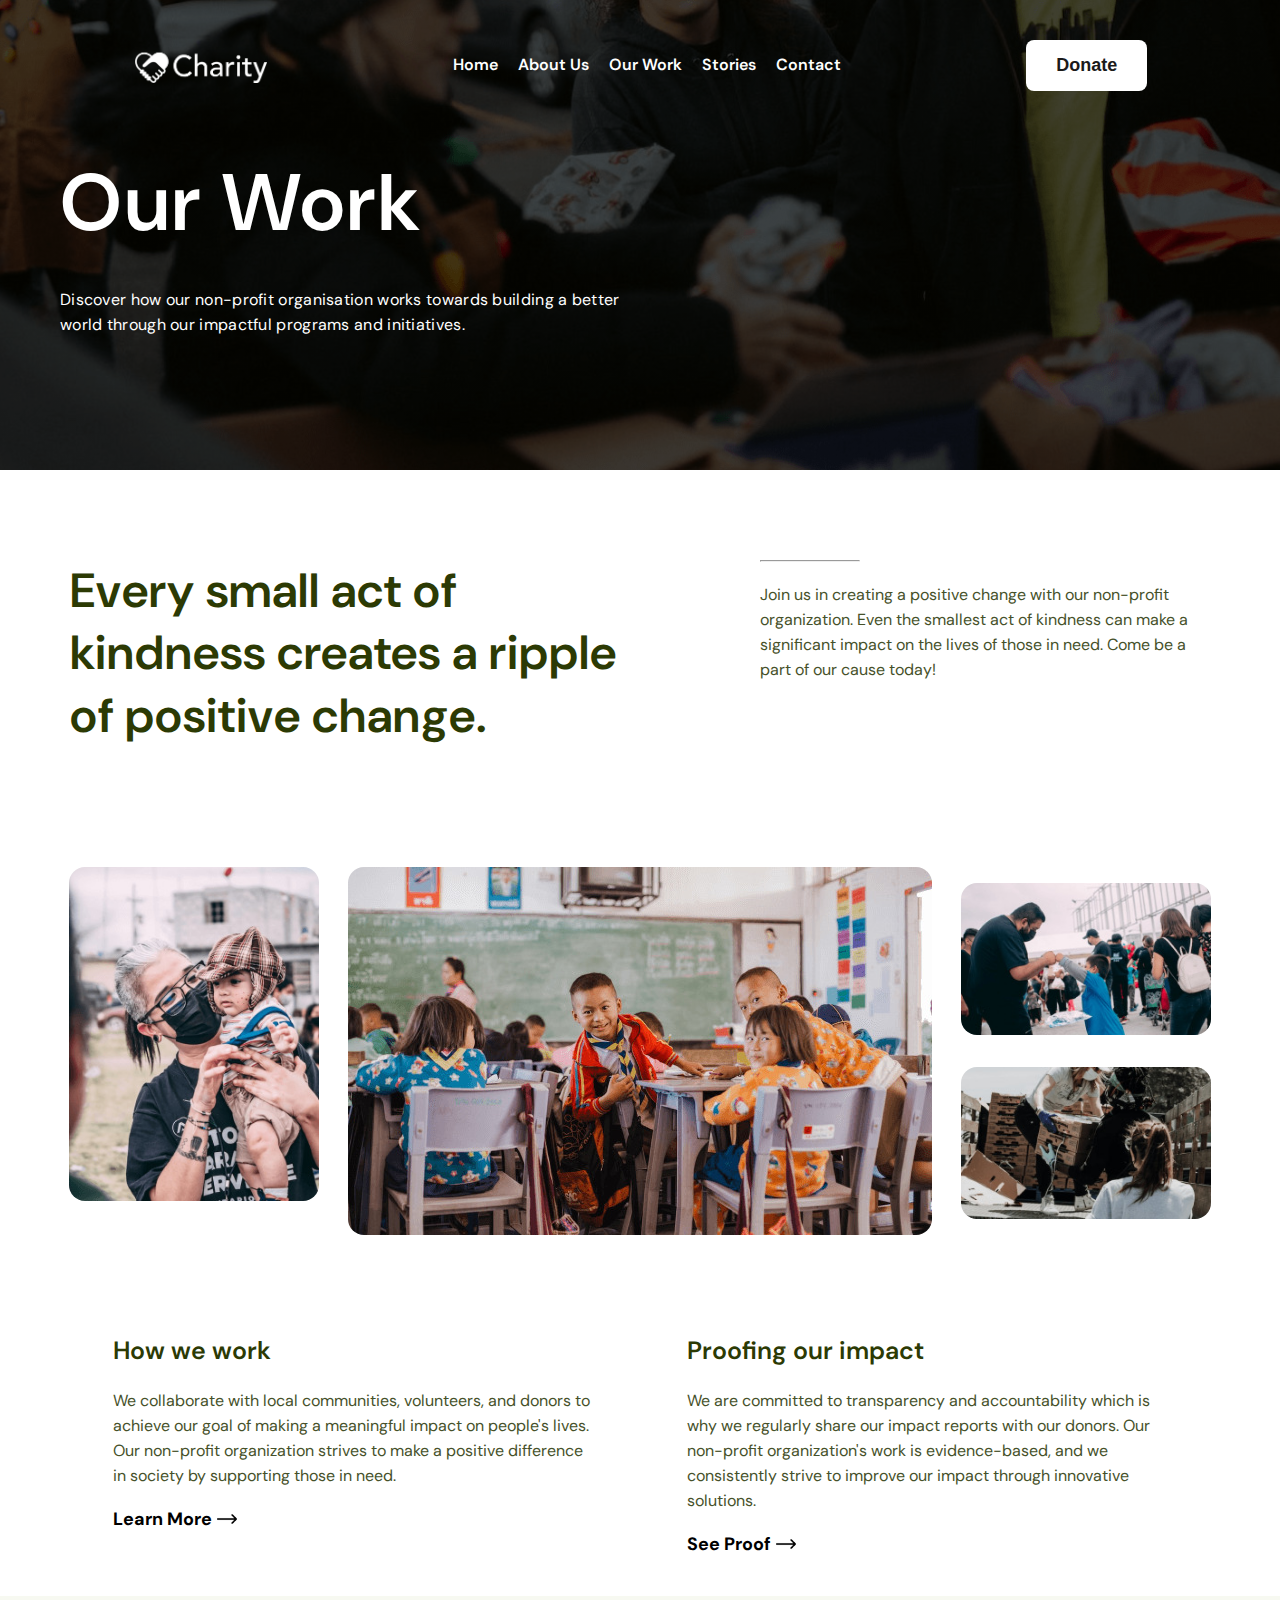
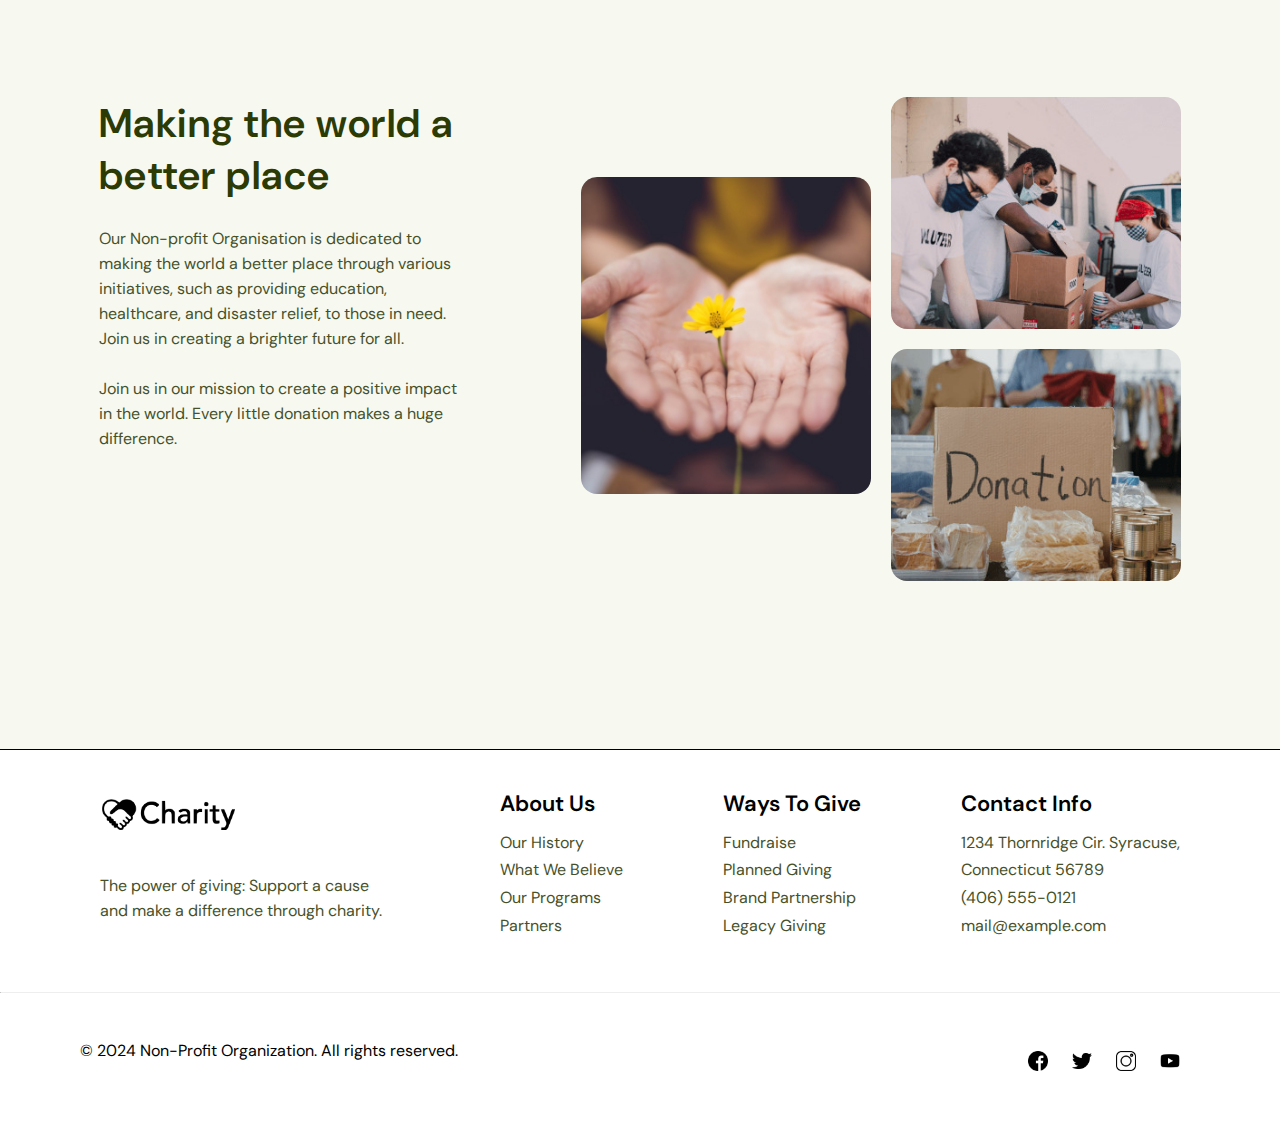
<file: pages/ourWork.html>
<!DOCTYPE html>
<html lang="en">
  <head>
    <meta charset="UTF-8" />
    <meta name="viewport" content="width=device-width, initial-scale=1.0" />
    <link rel="preconnect" href="https://fonts.googleapis.com" />
    <link rel="preconnect" href="https://fonts.gstatic.com" crossorigin />
    <link
      href="https://fonts.googleapis.com/css2?family=DM+Sans:ital,opsz,wght@0,9..40,100..1000;1,9..40,100..1000&display=swap"
      rel="stylesheet"
    />
    <link rel="stylesheet" href="./ourWork.css" />
    <title>Our Work | Charity</title>
  </head>
  <body>
    <header class="header">
      <div class="navBar">
        <div class="logo">
          <img src="../assets/logo.png" alt="Logo" height="40px" />
        </div>
        <nav class="navList">
          <ul class="nav-list">
            <li><a href="../index.html">Home</a></li>
            <li><a href="./about.html">About Us</a></li>
            <li><a href="#ourWork">Our Work</a></li>
            <li><a href="./stories.html">Stories</a></li>
            <li><a href="./contact.html">Contact</a></li>
          </ul>
        </nav>
        <button class="donate-btn"><a href="#donate">Donate</a></button>
        <div class="menu-icon" onclick="toggleMenu()">☰</div>
      </div>

      <section class="hero">
        <div class="hero-content">
          <h1>Our Work</h1>
          <p>
            Discover how our non-profit organisation works towards building a
            better <br />world through our impactful programs and initiatives.
          </p>
        </div>
      </section>
    </header>

    <div class="work-text">
      <h2>Every small act of kindness creates a ripple of positive change.</h2>
      <div>
        <hr style="width: 100px; margin-bottom: 20px" />
        <p>
          Join us in creating a positive change with our non-profit
          organization. Even the smallest act of kindness can make a significant
          impact on the lives of those in need. Come be a part of our cause
          today!
        </p>
      </div>
    </div>

    <div class="ourWork-imgs">
      <div>
        <img src="../assets/our-work-01.jpg" alt="ourwork_01" width="250px" />
      </div>
      <div>
        <img src="../assets/our-work-02.jpg" alt="ourwork_02" id="bigImg" />
      </div>
      <div class="twoImgs">
        <img src="../assets/our-work-04.jpg" alt="ourwork_03" />
        <!-- </div>
        <div> -->
        <img src="../assets/our-work-03.jpg" alt="ourwork_04" />
      </div>
    </div>

    <div class="weWork-text-wrapper">
      <div class="weWork-text">
        <h5>How we work</h5>
        <p>
          We collaborate with local communities, volunteers, and donors to
          achieve our goal of making a meaningful impact on people's lives. Our
          non-profit organization strives to make a positive difference in
          society by supporting those in need.
        </p>
        <a href="#">Learn More<img src="../assets/arrow.png" alt="arrow" class="arrow" height="20px" weight="20px"/></a>
      </div>
      <div class="our-impact">
        <h5>Proofing our impact</h5>
        <p>
          We are committed to transparency and accountability which is why we
          regularly share our impact reports with our donors. Our non-profit
          organization's work is evidence-based, and we consistently strive to
          improve our impact through innovative solutions.
        </p>
        <a href="#">See Proof<img src="../assets/arrow.png" alt="arrow" class="arrow" height="20px" weight="20px"/></a>
      </div>
    </div>
    <div class="text_image-wrapper">
      <div class="text_image">
        <div class="ourWork-text-imgs">
          <h3>Making the world a better place</h3>
          <p>
            Our Non-profit Organisation is dedicated to making the world a
            better place through various initiatives, such as providing
            education, healthcare, and disaster relief, to those in need. Join
            us in creating a brighter future for all.
            <br /><br />
            Join us in our mission to create a positive impact in the world.
            Every little donation makes a huge difference.
          </p>
        </div>
        <div class="images">
          <div class="singleImg">
            <img src="../assets/01.jpg" alt="image_01" width="250px" />
          </div>
          <div class="twoImages">
            <img src="../assets/02.jpg" alt="image_02" />
            <!-- </div>
            <div> -->
            <img src="../assets/03.jpg" alt="image_03" />
          </div>
        </div>
      </div>
    </div>

    <footer class="footer-wrapper">
      <div class="footer">
        <div>
          <ul>
            <li>
              <img src="../assets/logo_black.png" alt="logo" />
            </li>
            <li>
              <p>
                The power of giving: Support a cause and make a difference
                through charity.
              </p>
            </li>
          </ul>
        </div>
        <div>
          <ul>
            <h6>About Us</h6>
            <li>
              <a href="#">Our History</a>
            </li>
            <li>
              <a href="#">What We Believe</a>
            </li>
            <li>
              <a href="#">Our Programs</a>
            </li>
            <li>
              <a href="#">Partners</a>
            </li>
          </ul>
        </div>
        <div>
          <ul>
            <h6>Ways To Give</h6>
            <li>
              <a href="#">Fundraise</a>
            </li>
            <li>
              <a href="#">Planned Giving</a>
            </li>
            <li>
              <a href="#">Brand Partnership</a>
            </li>
            <li>
              <a href="#">Legacy Giving</a>
            </li>
          </ul>
        </div>
        <div>
          <ul>
            <h6>Contact Info</h6>
            <li>
              <a href="#">1234 Thornridge Cir. Syracuse,</a>
            </li>
            <li>
              <a href="#">Connecticut 56789</a>
            </li>
            <li>
              <a href="#">(406) 555-0121</a>
            </li>
            <li>
              <a href="#">mail@example.com</a>
            </li>
          </ul>
        </div>
      </div>
      <hr style="border-top: rgba(128,137,106,0.35)" />
      <div class="copyrights-part">
        <div>© 2024 Non-Profit Organization. All rights reserved.</div>
        <div class="social-links">
          <img src="../assets/facebook.png" alt="fb-icon" />
          <img src="../assets/twitter.png" alt="twitter-icon" />
          <img src="../assets/instagram.png" alt="insta-icon" />
          <img src="../assets/youtube.png" alt="youtube-icon" />
        </div>
      </div>
    </footer>

    <script src="../index.js"></script>
  </body>
</html>
</file>
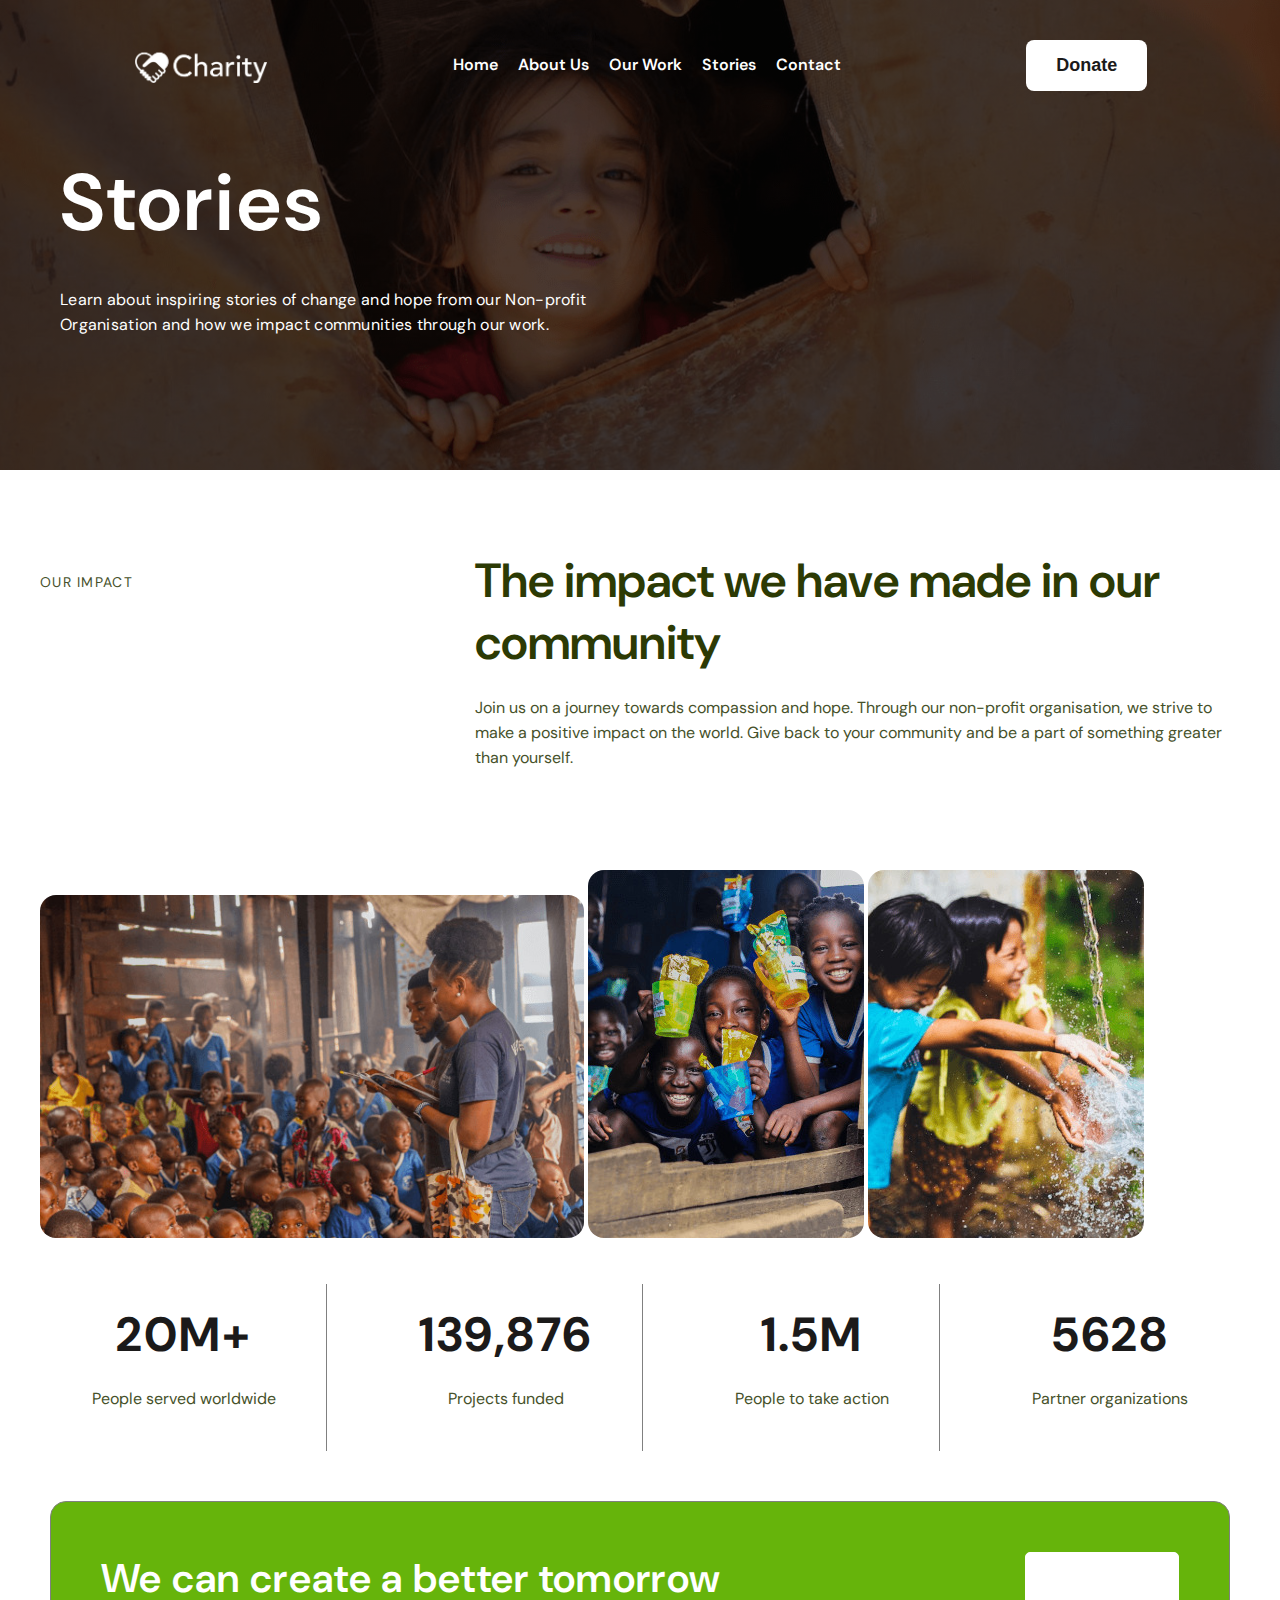
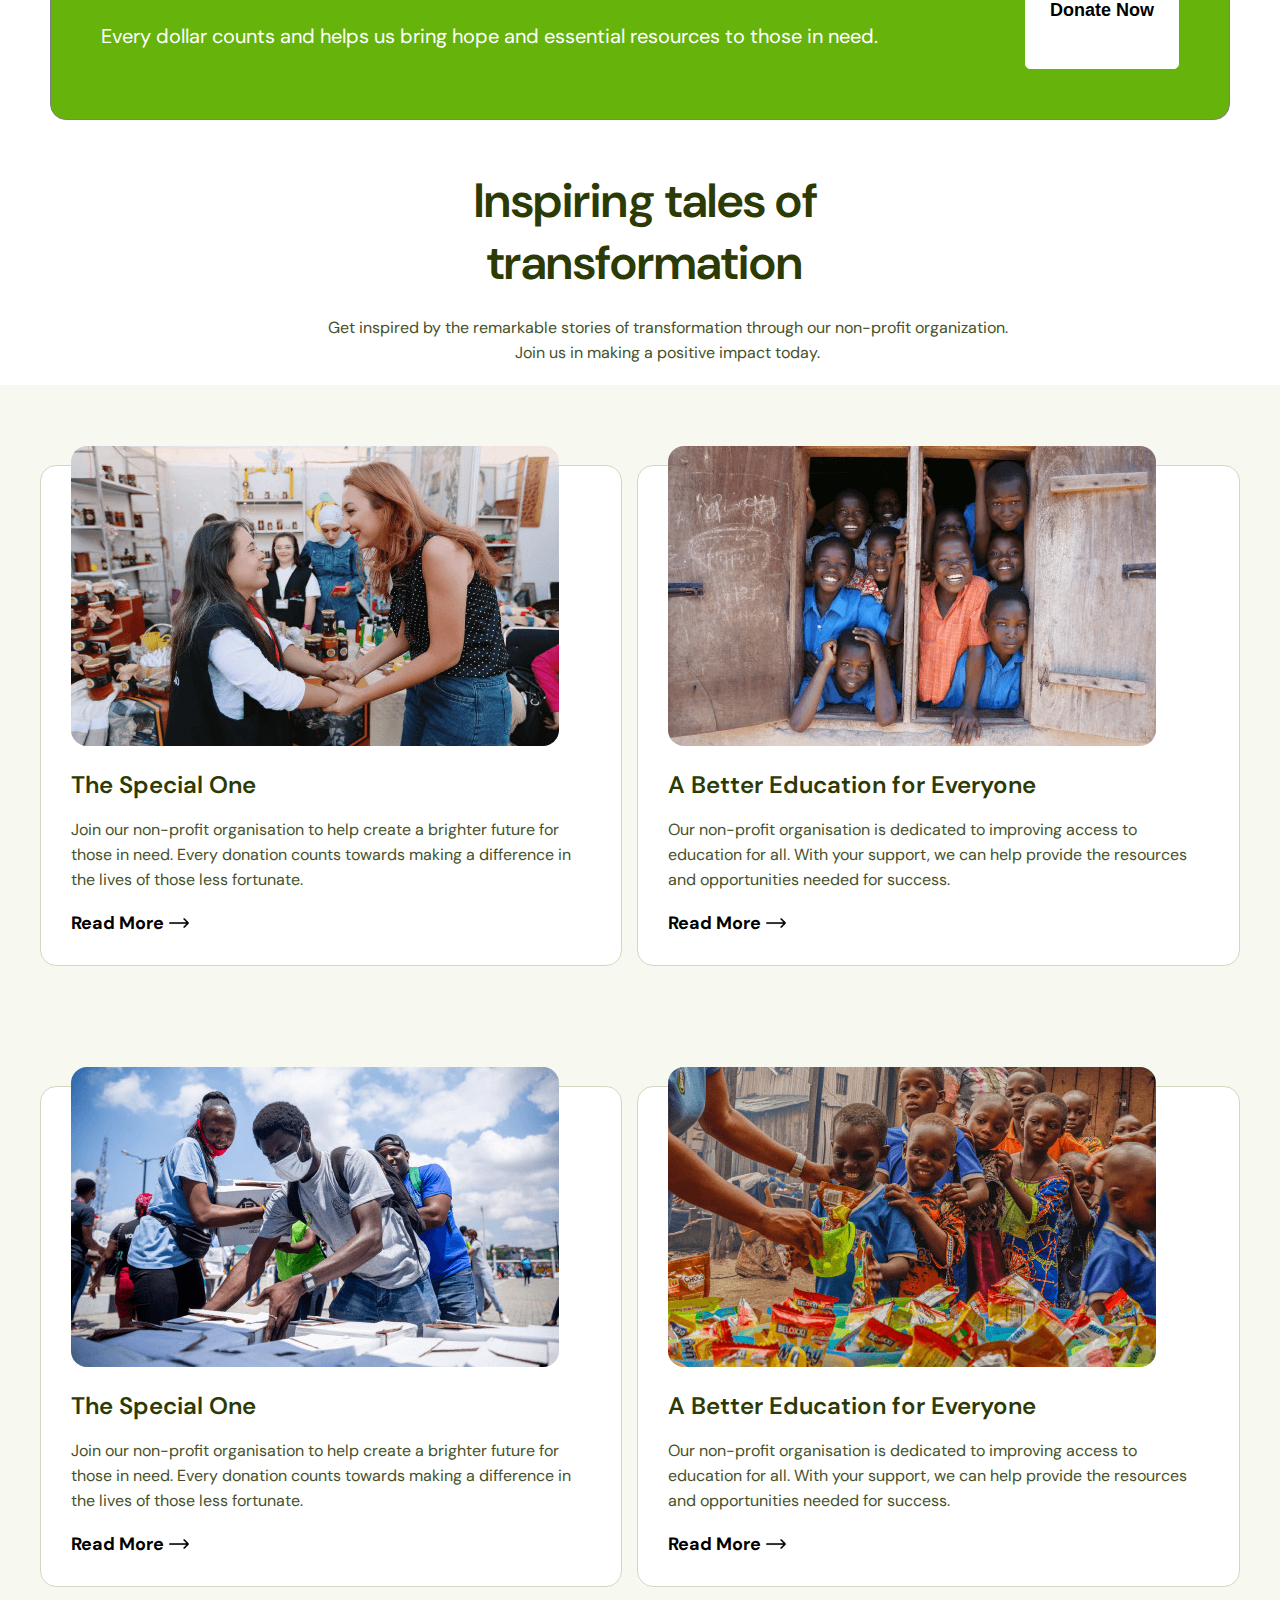
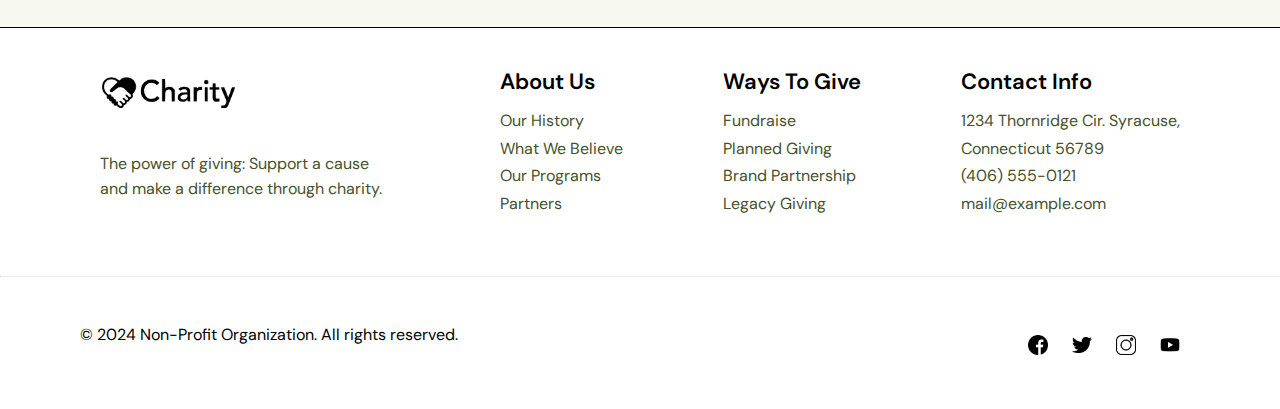
<file: pages/stories.html>
<!DOCTYPE html>
<html lang="en">
<head>
    <meta charset="UTF-8">
    <meta name="viewport" content="width=device-width, initial-scale=1.0">
    <link rel="preconnect" href="https://fonts.googleapis.com" />
    <link rel="preconnect" href="https://fonts.gstatic.com" crossorigin />
    <link
      href="https://fonts.googleapis.com/css2?family=DM+Sans:ital,opsz,wght@0,9..40,100..1000;1,9..40,100..1000&display=swap"
      rel="stylesheet"
    />
    <link rel="stylesheet" href="./stories.css" />
    <title>Stories | Charity</title>
</head>
<body>
    <header class="header">
        <div class="navBar">
          <div class="logo">
            <img src="../assets/logo.png" alt="Logo" height="40px" />
          </div>
          <nav class="navList">
            <ul class="nav-list">
                <li><a href="../index.html">Home</a></li>
                <li><a href="./about.html">About Us</a></li>
                <li><a href="./ourWork.html">Our Work</a></li>
                <li><a href="#stories">Stories</a></li>
                <li><a href="./contact.html">Contact</a></li>
            </ul>
          </nav>
          <button class="donate-btn"><a href="#donate">Donate</a></button>
          <div class="menu-icon" onclick="toggleMenu()">☰</div>
        </div>
  
        <section class="hero">
          <div class="hero-content">
            <h1>Stories</h1>
          <p>
            Learn about inspiring stories of change and hope from our Non-profit<br />
            Organisation and how we impact communities through our work.
          </p>
          </div>
        </section>
      </header>
      <div class="ourImpact-wrapper">
        <div class="ourImpact">
          <div id="ourImpactPara">
            <p>OUR IMPACT</p>
          </div>
          <div>
            <h2>The impact we have made in our community</h2>
            <p class="ourImpactSecondPara">
              Join us on a journey towards compassion and hope. Through our
              non-profit organisation, we strive to make a positive impact on
              the world. Give back to your community and be a part of something
              greater than yourself.
            </p>
          </div>
        </div>
      </div>

      <div class="storyImages-wrapper">
        <div class="storyImages">
          <img src="../assets/stories-01.jpg" alt="image_01" id="image_01" />
          <img src="../assets/stories-02.jpg" alt="image_02" id="image_02" />
          <img src="../assets/stories-03.jpg" alt="image_03" id="image_03" />
        </div>
      </div>

      <div class="counter">
        <div class="count-01">
          <!-- <h5 class="counter_01">20M+</h5> -->
          <h5 class="counter_01">20M+</h5>
          <p>People served worldwide</p>
        </div>
        <div class="count-02">
          <!-- <h5 class="counter_02">139,876</h5> -->
          <h5 class="counter_02">139,876</h5>
          <p>Projects funded</p>
        </div>
        <div class="count-03">
          <!-- <h5 class="counter_03">1.5M</h5> -->
          <h5 class="counter_03">1.5M</h5>
          <p>People to take action</p>
        </div>
        <div class="count-04">
          <!-- <h5 class="counter_04">5628</h5> -->
          <h5 class="counter_04">5628</h5>
          <p>Partner organizations</p>
        </div>
      </div>

      <div class="donate-card">
        <div>
          <h3 class="">We can create a better tomorrow</h3>
          <p>
            Every dollar counts and helps us bring hope and essential resources
            to those in need.
          </p>
        </div>
        <button class="cta button">Donate Now</button>
      </div>

      <div class="storiesBlogs-wrapper">
        <div class="storiesBlogs">
          <h2>Inspiring tales of transformation</h2>
          <p>
            Get inspired by the remarkable stories of transformation through our
            non-profit organization. Join us in making a positive impact today.
          </p>
        </div>
      </div>


      <div class="blogs-wrapper">
        <div class="two-blogs">
          <div class="single-blog-01">
            <img src="../assets/home-06.jpg" alt="blogs_img_01" />
            <div>
              <h5 style="font-size: 24px; font-weight: 600; color: #2c3a04;">The Special One</h5>
              <p>
                Join our non-profit organisation to help create a brighter
                future for those in need. Every donation counts towards making a
                difference in the lives of those less fortunate.
              </p>
              <a href="#">Read More<img src="../assets/arrow.png" alt="arrow" class="arrow" height="20px" weight="20px"/></a>
            </div>
          </div>
          <div class="single-blog-02">
            <img src="../assets/home-07.jpg" alt="blogs_img_02" />
            <div>
              <h5 style="font-size: 24px; font-weight: 600; color: #2c3a04">A Better Education for Everyone</h5>
              <p>
                Our non-profit organisation is dedicated to improving access to
                education for all. With your support, we can help provide the
                resources and opportunities needed for success.
              </p>
              <a href="#">Read More<img src="../assets/arrow.png" alt="arrow" class="arrow" height="20px" weight="20px"/></a>
            </div>
          </div>
        </div>
        <div class="two-blogs">
          <div class="single-blog-01">
            <img src="../assets/stories-04 (1).jpg" alt="blogs_img_01" />
            <div>
              <h5 style="font-size: 24px; font-weight: 600; color: #2c3a04">The Special One</h5>
              <p>
                Join our non-profit organisation to help create a brighter
                future for those in need. Every donation counts towards making a
                difference in the lives of those less fortunate.
              </p>
              <a href="#">Read More<img src="../assets/arrow.png" alt="arrow" class="arrow" height="20px" weight="20px"/></a>
            </div>
          </div>
          <div class="single-blog-02">
            <img src="../assets/stories-05 (1).jpg" alt="blogs_img_02" />
            <div>
              <h5 style="font-size: 24px; font-weight: 600; color: #2c3a04">A Better Education for Everyone</h5>
              <p>
                Our non-profit organisation is dedicated to improving access to
                education for all. With your support, we can help provide the
                resources and opportunities needed for success.
              </p>
              <a href="#">Read More<img src="../assets/arrow.png" alt="arrow" class="arrow" height="20px" weight="20px"/></a>
            </div>
          </div>
        </div>
      </div>


      <footer class="footer-wrapper">
        <div class="footer">
          <div>
            <ul>
              <li>
                <img src="../assets/logo_black.png" alt="logo" />
              </li>
              <li>
                <p>
                  The power of giving: Support a cause and make a difference
                  through charity.
                </p>
              </li>
            </ul>
          </div>
          <div>
            <ul>
              <h6>About Us</h6>
              <li>
                <a href="#">Our History</a>
              </li>
              <li>
                <a href="#">What We Believe</a>
              </li>
              <li>
                <a href="#">Our Programs</a>
              </li>
              <li>
                <a href="#">Partners</a>
              </li>
            </ul>
          </div>
          <div>
            <ul>
              <h6>Ways To Give</h6>
              <li>
                <a href="#">Fundraise</a>
              </li>
              <li>
                <a href="#">Planned Giving</a>
              </li>
              <li>
                <a href="#">Brand Partnership</a>
              </li>
              <li>
                <a href="#">Legacy Giving</a>
              </li>
            </ul>
          </div>
          <div>
            <ul>
              <h6>Contact Info</h6>
              <li>
                <a href="#">1234 Thornridge Cir. Syracuse,</a>
              </li>
              <li>
                <a href="#">Connecticut 56789</a>
              </li>
              <li>
                <a href="#">(406) 555-0121</a>
              </li>
              <li>
                <a href="#">mail@example.com</a>
              </li>
            </ul>
          </div>
        </div>
        <hr style="border-top:rgba(128,137,106,0.35)" />
        <div class="copyrights-part">
          <div>© 2024 Non-Profit Organization. All rights reserved.</div>
          <div class="social-links">
            <img src="../assets/facebook.png" alt="fb-icon" />
            <img src="../assets/twitter.png" alt="twitter-icon" />
            <img src="../assets/instagram.png" alt="insta-icon" />
            <img src="../assets/youtube.png" alt="youtube-icon" />
          </div>
        </div>
      </footer>


      <script src="../index.js"></script>
</body>
</html>
</file>
<file: index.css>
/* General Reset */
* {
  margin: 0;
  padding: 0;
  box-sizing: border-box;
}

body {
  font-family: "DM Sans", "sans";
  line-height: 1.3;
  /* background-color: #f7f9f1; */
  background-color: white;
}
/* Header Styling */
.header {
  background-image: linear-gradient(rgba(0, 0, 0, 0.7), rgba(0, 0, 0, 0.7)),
    url("./assets/home-bg.jpg");
  background-size: cover;
  background-position: center center;
  color: white;
  text-align: center;
  height: 700px;
  align-items: center;
  color: white;
  /* position: fixed; */
  width: 100%;
  z-index: 1000;
}

.logo img {
  height: 40px;
}

.navBar {
  display: flex;
  justify-content: space-around;
  align-items: center;
  padding: 40px;
}

.nav-list {
  display: flex;
  justify-content: space-around;
  list-style: none;
  gap: 20px;
}

.nav-list li a {
  color: white;
  text-decoration: none;
  font-weight: 600;
}

.donate-btn {
  padding: 15px 30px;
  background-color: #ffffff;
  border: none;
  border-radius: 8px;
  cursor: pointer;
}

.donate-btn a {
  text-decoration: none;
  color: #1b1a1a;
  font-size: 18px;
  font-weight: 700;
  transition: background-color 0.3s;
}
.donate-btn:hover {
  transition: background-color 0.3s;
  background-color: #66b40b;
}
.menu-icon {
  display: none;
  font-size: 24px;
  color: white;
  cursor: pointer;
}

/* Hero Section */
.hero {
  display: flex;
  flex-direction: column;
  justify-content: center;
  padding: 20px;
}

.hero-content h1 {
  font-size: 80px;
  font-weight: 600;
  margin-bottom: 2rem;
  letter-spacing: 3px;
}

.hero-content p {
  font-size: 24px;
  font-weight: 400;
  margin-bottom: 4rem;
  letter-spacing: 0.3px;
  line-height: 34px;
  color: white;
}

.cta-button {
  background-color: #66b40b;
  color: white;
  padding: 0.75rem 2rem;
  text-decoration: none;
  font-size: 1.2rem;
  font-weight: bold;
  border-radius: 5px;
  margin-top: 5px;
}

.cta-button:hover {
  background-color: #5b9f0c;
  color: white;
}

.cards {
  display: flex;
  /* text-align: center; */
  justify-content: flex-start;
  background-color: #ffffff;
  margin: -40px 60px;
  padding: 10px;
  border: 1px solid gray;
  border-radius: 10px;
}
.cards p {
  width: 300px;
}
.card-01,
.card-02,
.card-03 {
  width: 500px;
  margin: 10px;
  padding: 1em 1em;
}
.card-01,
.card-02 {
  border-right: 1px solid gray;
}
.numbers {
  font-weight: 800;
  font-size: 30px;
  color: #d2d8c0;
  margin-bottom: 9px;
}
.headings {
  font-weight: 600;
  font-size: 24px;
  color: #2c3a04;
  margin-bottom: 9px;
}
.card-01 a {
  text-decoration: none;
  color: #1b1a1a;
  font-size: 18px;
  font-weight: 700;
  margin-top: 9px;
}
.card-01 a::after {
  /* content: url("./assets/right.png"); */
  width: 10px;
  height: 8px;
}
.card-02 a {
  text-decoration: none;
  color: #1b1a1a;
  font-size: 18px;
  font-weight: 700;
  margin-top: 9px;
}
.card-02 a::after {
  content: url();
}
.card-03 a {
  text-decoration: none;
  color: #1b1a1a;
  font-size: 18px;
  font-weight: 700;
  margin-top: 9px;
}
.card-01 p {
  margin-top: 8px;
  margin-bottom: 8px;
  font-size: 16px;
  font-weight: 400;
  color: #46512a;
  margin-bottom: 15px;
  line-height: 25px;
}
.card-02 p {
  margin-top: 8px;
  margin-bottom: 8px;
  font-size: 16px;
  font-weight: 400;
  color: #46512a;
  margin-bottom: 15px;
  line-height: 25px;
}
.card-03 p {
  margin-top: 8px;
  margin-bottom: 8px;
  font-size: 16px;
  font-weight: 400;
  color: #46512a;
  margin-bottom: 15px;
  line-height: 25px;
}
.cards img {
  margin: 0px 0px -4px 5px;
}
.aboutWrapper {
  display: flex;
  flex-direction: row;
  justify-content: space-between;
  padding: 60px;
  background-color: #f7f9f1;
  margin: 100px 1px 0px 1px;
}
.about {
  display: flex;
  flex-direction: row;
  gap: 20px;
  /* background-color: #f7f9f1; */
  margin-top: 100px;
  margin-bottom: 40px;
}
.about img {
  border-radius: 16px;
  width: 280px;
}
.aboutImages-01 {
  display: flex;
  flex-direction: column;
  gap: 20px;
  border-radius: 16px;
}
.aboutImages-02 {
  display: flex;
  flex-direction: column;
  gap: 20px;
  border-radius: 16px;
}
.aboutImages img {
  width: 280px;
  height: auto;
  border-radius: 12px;
  box-shadow: 0 4px 6px rgba(0, 0, 0, 0.1);
  object-fit: cover;
}
.about {
  margin-bottom: 40px;
}
.about-wrap {
  /* margin-left: auto; */
  padding: 40px;
  display: flex;
  justify-content: space-between;
}
.about-text h3 {
  margin: 10px;
  font-size: 14px !important;
  letter-spacing: 1px;
  font-weight: 300;
}
.about-text h2 {
  margin: 10px;
  font-size: 50px;
  color: #2c3a04;
  font-weight: 600;
  width: 450px;
  letter-spacing: 2px;
  /* line-height: 2px; */
}
.about-text p {
  /* margin: 10px;
  width: 450px; */
  color: #46512a;
  margin: 10px;
  font-size: 16px;
  line-height: 1.6;
  width: 370px;
  letter-spacing: 0px;
}

.readMoreBtn {
  background-color: transparent;
  color: black;
  outline: none;
  border: 1px solid black;
  cursor: pointer;
  padding: 18px 24px;
  text-decoration: none;
  font-size: 18px;
  font-weight: 700;
  border-radius: 5px;
  margin-top: 10px;
}
.readMoreBtn:hover {
  background-color: black;
  color: white;
}
.impact {
  background-color: white;
  color: #1b1a1a;
  margin-top: 40px;
}

.impact {
  display: flex;
  padding: 40px 70px 40px 40px;
  justify-content: space-between;
}

.impact h3 {
  margin: 10px;
  font-style: 14px !important;
  letter-spacing: 1px;
  font-weight: 300;
}
.impact h2 {
  margin: 10px;
  font-size: 50px;
  color: #2c3a04;
  font-weight: 600;
  width: 500px;
  letter-spacing: 2px;
  /* line-height: 2px; */
}
.impact p {
  font-size: 16px;
  line-height: 1.6;
  width: 500px;
  letter-spacing: 0px;
  padding: 60px 0px 0px 0px;
}
.counter {
  display: flex;
  justify-content: space-evenly;
  background-color: white;
}
.counter h5 {
  font-size: 48px;
  font-weight: 700;
  color: #1b1a1a;
  letter-spacing: 2px;
}
.count-01,
.count-02,
.count-03 {
  border-right: 1px solid gray;
}
.count-01,
.count-02,
.count-03,
.count-04 {
  /* justify-content: center; */
  text-align: center;
  padding: 20px 50px 20px 50px;
}
.counter p {
  color: #2c3a04;
}
.donate-card {
  display: flex;
  justify-content: space-between;
  margin: 50px;
  background-color: #66b40b;
  color: white;
  padding: 50px;
  border: 1px solid gray;
  border-radius: 16px;
}
.donate-card h3 {
  font-size: 40px;
  font-weight: 600;
  letter-spacing: 1.3px;
  line-height: 52px;
}
.donate-card p {
  font-size: 20px;
  color: white;
}
.donate-card button {
  background-color: white;
  color: black;
  outline: none;
  border: 1px solid white;
  cursor: pointer;
  padding: 0px 24px;
  text-decoration: none;
  font-size: 18px;
  font-weight: 700;
  border-radius: 5px;
}
.donate-card button:hover {
  background-color: #1b1a1a;
  color: white;
  outline: none;
  border: 1px solid #1b1a1a;
}
.getInvolve {
  display: flex;
  justify-content: space-between;
  padding: 50px;
  margin-bottom: 50px;
  background-color: #f7f9f1;
}
.getInvolve img {
  border-radius: 16px;
  width: 510px;
}
.getInvolve .img-title {
  color: #1b1a1a;
  font-size: 14px;
  text-transform: uppercase;
  line-height: 1.2em;
  letter-spacing: 2px;
}
.getInvolve h2 {
  font-size: 48px;
  font-weight: 600;
  line-height: 57px;
  letter-spacing: 1px;
  width: 510px;
  margin-bottom: 20px;
  margin-top: 20px;
  color: #2c3a04;
}
.getInvolve .img-description {
  font-size: 16px;
  font-weight: 400;
  width: 510px;
  line-height: 25px;
  margin-bottom: 20px;
  color: #46512a;
}

.storiesBlogs-wrapper {
  margin-top: 40px;
  /* background-color: #f7f9f1; */
}
.storiesBlogs {
  margin: auto;
  width: 50%;
}
.storiesBlogs,
.storiesBlogs p {
  text-align: center;
}
.storiesBlogs h2 {
  width: 650px;
  font-size: 48px;
  font-weight: 600;
  color: #2c3a04;
}
.storiesBlogs p {
  width: 695px;
  margin-top: 20px;
  margin-bottom: 20px;
}
.two-blogs {
  display: flex;
  justify-content: space-around;
  /* margin-top: 80px;
  margin-bottom: 80px; */
  /* padding-top: 80px; */
  gap: 15px;
  padding: 80px 40px 40px 40px;
  background-color: #f7f9f1;
}
.two-blogs h5,
p {
  /* width: 447px; */
  margin-top: 20px;
  margin-bottom: 20px;
  color: #46512a;
  line-height: 25px;
}

.single-blog-01 img {
  border-radius: 16px;
  margin-top: -50px;
}
.single-blog-02 img {
  border-radius: 16px;
  margin-top: -50px;
}

.storiesBlogs-wrapper {
  margin-top: 40px;
}

.two-blogs a {
  font-size: 18px;
  font-weight: 700;
  text-decoration: none;
  color: black;
  margin-top: 20px;
}
.single-blog-01 {
  border: 1px solid #d2d8c0;
  padding: 30px;
  border-radius: 16px;
  background-color: white;
}
.single-blog-02 {
  border: 1px solid #d2d8c0;
  padding: 30px;
  border-radius: 16px;
  background-color: white;
}

.partners {
  border-bottom: 1px solid black;
}
.partners h3 {
  margin: 0 auto;
  font-size: 14px !important;
  letter-spacing: 1px;
  font-weight: 300;
  text-align: center;
  padding-top: 30px;
}
.partners div {
  text-align: center;
  margin-top: 30px;
  margin-bottom: 70px;
}
.partners img {
  margin-right: 40px;
}

/* FOOTER */
.footer {
  display: flex;
  justify-content: space-evenly;
  margin-bottom: 3em;
  margin-top: 40px;
  background-color: white;
}
.footer img {
  height: 40px;
}
.footer h6 {
  font-size: 22px;
  font-weight: 600;
  margin-bottom: 14px;
}
.footer p {
  width: 300px;
  color: #46512a;
  margin-top: 30px;
  line-height: 25px;
}
.footer li {
  text-decoration: none;
  list-style: none;
  padding-bottom: 7px;
}
.footer li a {
  text-decoration: none;
  color: #46512a;
  cursor: pointer;
}
.copyrights-part {
  display: flex;
  justify-content: space-between;
  margin: 3em 5em 3em 5em;
}
.social-links img {
  width: 20px;
  height: 20px;
  margin-top: 10px;
  margin-right: 20px;
  /* display: flex;
  flex-direction: column; */
  /* gap: 24px; */
}

/* Responsive Design */
@media (min-width: 1600px) {
  .cards {
    justify-content: center;
    width: fit-content;
    margin: -40px auto;
  }
  .aboutWrapper {
    justify-content: center;
  }
  .impact {
    justify-content: center;
  }
  .counter {
    justify-content: center;
  }
  .donate-card {
    justify-content: center;
    width: fit-content;
    margin: 0 auto;
  }
  .getInvolve {
    justify-content: center;
    width: fit-content;
    margin: 0 auto;
  }
}

@media (max-width: 1200px) {
  .cards {
    display: flex;
    flex-direction: column;
  }
  .cards p {
    width: 100%;
  }
  .card-01,
  .card-02 {
    border-bottom: 1px solid gray;
    border-right: none;
    margin: auto;
    text-align: center;
  }
  .card-03 {
    margin: auto;
    text-align: center;
  }
  .aboutWrapper {
    display: flex;
    flex-direction: column;
  }
  .about {
    display: flex;
    flex-direction: column;
  }
  .aboutImages-01 {
    display: flex;
    flex-direction: column;
    gap: 20px;
    border-radius: 16px;
  }
  .aboutImages-02 {
    display: flex;
    flex-direction: column;
    gap: 20px;
    border-radius: 16px;
  }
  .aboutWrapper {
    display: flex;
    flex-direction: column;
  }
  .about {
    display: flex;
    flex-direction: column;
  }
  .aboutImages-01 {
    display: flex;
    flex-direction: column;
    gap: 20px;
    border-radius: 16px;
    margin: 0 auto;
  }
  .aboutImages-02 {
    display: flex;
    flex-direction: column;
    gap: 20px;
    border-radius: 16px;
    margin: 0 auto;
  }
  .about-text h3 {
    margin: 0 auto;
    font-size: 14px !important;
    letter-spacing: 1px;
    font-weight: 300;
    text-align: center;
    padding-top: 10px;
  }
  .about-text h2 {
    margin: 0 auto;
    font-size: 30px;
    color: #2c3a04;
    font-weight: 600;
    width: fit-content;
    text-align: center;
    padding-top: 10px;
  }
  .about-text p {
    margin: 0 auto;
    font-size: 16px;
    line-height: 1.6;
    padding-top: 10px;
    width: fit-content;
    letter-spacing: 0px;
    text-align: center;
  }
  .readMoreBtn {
    /* text-align: center; */
    margin: 20px auto;
    display: block;
  }
  .readMoreBtn:hover {
    background-color: black;
    color: white;
  }
  .impact {
    display: flex;
    flex-direction: column;
  }
  .impact h3 {
    margin: 10px auto;
    font-size: 10px !important;
    letter-spacing: 1px;
    font-weight: 300;
    text-align: center;
  }
  .impact h2 {
    margin: 10px auto;
    font-size: 30px;
    color: #2c3a04;
    font-weight: 600;
    width: fit-content;
    letter-spacing: 2px;
    text-align: center;
  }
  .impact p {
    font-size: 16px;
    line-height: 1.6;
    width: fit-content;
    letter-spacing: 0px;
    margin: 0 auto;
    text-align: center;
  }
  .counter {
    display: flex;
    background-color: white;
    flex-wrap: wrap;
  }
  .getInvolve {
    display: flex;
    flex-direction: column;
    padding: 50px;
    margin-bottom: 50px;
  }
  .getInvolve img {
    border-radius: 16px;
    width: auto;
  }
  .getInvolve .img-title {
    color: #1b1a1a;
    font-size: 14px;
    text-transform: uppercase;
    line-height: 1.2em;
    letter-spacing: 2px;
    /* margin: 0 auto; */
    margin-top: 20px;
    text-align: center;
  }
  .getInvolve h2 {
    font-size: 48px;
    font-weight: 600;
    line-height: 57px;
    letter-spacing: 1px;
    width: fit-content;
    text-align: center;
    margin: 20px auto;
    /* margin-bottom: 20px;
    margin-top: 20px; */
  }
  .getInvolve .img-description {
    font-size: 16px;
    font-weight: 400;
    width: fit-content;
    text-align: center;
    line-height: 25px;
  }

  .storiesBlogs h2 {
    width: fit-content;
    font-size: 40px;
    font-weight: 600;
    color: #2c3a04;
  }
  .storiesBlogs p {
    width: fit-content;
    margin-top: 20px;
    margin-bottom: 20px;
  }
  .two-blogs {
    display: flex;
    flex-direction: column;
    margin-top: 80px;
    margin-bottom: 80px;
    padding: 40px;
    gap: 13px;
  }
  #blog_heading {
    font-size: 24px !important;
    font-weight: 600 !important;
  }
  .single-blog-01 img {
    width: fit-content;
  }
  .single-blog-02 img {
    width: 400px;
  }

  .footer {
    justify-content: space-around; /* Adjust spacing for medium screens */
  }
  .footer p {
    width: 250px; /* Adjust paragraph width */
  }
  .copyrights-part {
    margin: 2em 3em; /* Reduce margins */
  }
}
@media (max-width: 768px) {
  .navList {
    display: none;
    flex-direction: column;
    background-color: #333;
    position: absolute;
    top: 60px;
    right: 0;
    width: 100%;
    text-align: center;
    padding: 20px 0;
  }

  .navList.active {
    display: flex;
  }

  .menu-icon {
    display: block;
  }

  .nav-list {
    flex-direction: column;
    gap: 15px;
  }

  .donate-btn {
    margin: 10px auto 0;
    padding: 10px 10px;
    font-size: 13px;
  }
  .hero-content h1 {
    font-size: 50px;
    font-weight: 600;
    margin-bottom: 2rem;
    letter-spacing: 1px;
  }

  .hero-content p {
    font-size: 20px;
    font-weight: 400;
    margin-bottom: 4rem;
    /* letter-spacing: 0.3px; */
  }

  .cta-button {
    background-color: #66b40b;
    color: white;
    padding: 0.75rem 2rem;
    text-decoration: none;
    font-size: 1.2rem;
    font-weight: bold;
    border-radius: 5px;
    margin-top: 5px;
  }

  .cta-button:hover {
    background-color: #5b9f0c;
    color: white;
  }

  .cards {
    flex-direction: column;
  }
  .cards p {
    width: 300px;
  }
  .card-01,
  .card-02 {
    border-bottom: 1px solid gray;
    border-right: none;
    margin: auto;
    margin: auto;
    width: auto;
    text-align: center;
  }
  .card-03 {
    margin: auto;
    margin: auto;
    width: auto;
    text-align: center;
  }
  .aboutWrapper {
    display: flex;
    flex-direction: column;
  }
  .aboutWrapper {
    display: flex;
    flex-direction: column;
  }
  .about {
    display: flex;
    flex-direction: column;
  }
  .aboutImages-01 {
    display: flex;
    flex-direction: column;
    gap: 20px;
    border-radius: 16px;
  }
  .aboutImages-02 {
    display: flex;
    flex-direction: column;
    gap: 20px;
    border-radius: 16px;
  }
  .aboutWrapper {
    display: flex;
    flex-direction: column;
  }
  .about {
    display: flex;
    flex-direction: column;
  }
  /* .about img{
    width: fit-content;
  } */
  .aboutImages-01 {
    display: flex;
    flex-direction: column;
    flex-wrap: wrap;
    gap: 20px;
    border-radius: 16px;
  }
  .aboutImages-02 {
    display: flex;
    flex-direction: column;
    gap: 20px;
    border-radius: 16px;
  }
  .about-text h3 {
    margin: 10px;
    font-size: 14px !important;
    letter-spacing: 1px;
    font-weight: 300;
    text-align: center;
  }
  .about-text h2 {
    margin: 10px;
    font-size: 30px;
    color: #2c3a04;
    font-weight: 600;
    width: fit-content;
    text-align: center;
  }
  .about-text p {
    margin: 10px;
    font-size: 16px;
    line-height: 1.6;
    width: fit-content;
    letter-spacing: 0px;
    text-align: center;
  }
  .readMoreBtn {
    /* text-align: center; */
    margin: 0 auto;
    display: block;
  }
  .readMoreBtn:hover {
    background-color: black;
    color: white;
  }
  .impact {
    display: flex;
    flex-direction: column;
  }
  .impact h3 {
    margin: 10px;
    font-size: 10px !important;
    letter-spacing: 1px;
    font-weight: 300;
    text-align: center;
  }
  .impact h2 {
    margin: 10px;
    font-size: 30px;
    color: #2c3a04;
    font-weight: 600;
    width: fit-content;
    letter-spacing: 2px;
    text-align: center;
  }
  .impact p {
    font-size: 12px;
    line-height: 1.6;
    width: fit-content;
    letter-spacing: 0px;
    text-align: center;
  }
  .counter {
    display: flex;
    flex-direction: column;
    background-color: white;
  }
  .count-01,
  .count-02,
  .count-03 {
    border-bottom: 1px solid gray;
  }
  .donate-card {
    display: flex;
    flex-direction: column;
  }
  .donate-card {
    display: flex;
    flex-direction: column;
  }
  .donate-card h3 {
    text-align: center;
    margin-bottom: 20px;
  }
  .donate-card button {
    background-color: white;
    color: black;
    outline: none;
    border: 1px solid white;
    cursor: pointer;
    padding: 20px 24px;
    text-decoration: none;
    font-size: 18px;
    font-weight: 700;
    border-radius: 5px;
    margin-top: 20px;
  }
  .getInvolve {
    display: flex;
    flex-direction: column;
    padding: 50px;
    margin-bottom: 50px;
  }
  .getInvolve img {
    border-radius: 16px;
    width: auto;
  }
  .getInvolve .img-title {
    color: #1b1a1a;
    font-size: 14px;
    text-transform: uppercase;
    line-height: 1.2em;
    letter-spacing: 2px;
    /* margin: 0 auto; */
    text-align: center;
  }
  .getInvolve h2 {
    font-size: 48px;
    font-weight: 600;
    line-height: 57px;
    letter-spacing: 1px;
    width: fit-content;
    text-align: center;
    margin-bottom: 20px;
    margin-top: 20px;
  }
  .getInvolve .img-description {
    font-size: 16px;
    font-weight: 400;
    width: fit-content;
    text-align: center;
    line-height: 25px;
  }

  .storiesBlogs h2 {
    width: fit-content;
    font-size: 40px;
    font-weight: 600;
    color: #2c3a04;
  }
  .storiesBlogs p {
    width: fit-content;
    margin-top: 20px;
    margin-bottom: 20px;
  }

  .two-blogs {
    display: flex;
    flex-direction: column;
    margin-top: 80px;
    margin-bottom: 80px;
    padding: 40px;
    gap: 13px;
  }

  .single-blog-02 img {
    width: 400px;
  }

  .footer {
    flex-direction: column; /* Stack content vertically */
    align-items: center;
    text-align: center; /* Center-align text */
  }
  .footer p {
    width: 100%; /* Allow paragraph to occupy full width */
  }
  .copyrights-part {
    flex-direction: column; /* Stack content vertically */
    text-align: center;
    margin: 2em 1em; /* Reduce margins */
  }
  .copyrights-part .social-links {
    justify-content: center; /* Center the social links */
  }
}

@media (max-width: 500px) {
  .donate-btn {
    padding: 10px 10px;
    font-size: 13px;
  }
  .hero-content h1 {
    font-size: 1.8rem;
  }

  .hero-content p {
    font-size: 1rem;
  }

  .cta-button {
    padding: 5px 10px;
  }
  .cards {
    flex-direction: column;
  }
  .cards p {
    width: 100px;
  }
  .cards p {
    width: 150px;
    margin: auto;
  }
  .card-01,
  .card-02 {
    border-bottom: 1px solid gray;
    border-right: none;
    margin: auto;
    width: auto;
    text-align: center;
  }
  .card-03 {
    margin: auto;
    width: auto;
    text-align: center;
  }
  .aboutWrapper {
    display: flex;
    flex-direction: column;
  }
  .about {
    display: flex;
    flex-direction: column;
  }
  .aboutImages-01 {
    display: flex;
    flex-direction: column;
    gap: 20px;
    border-radius: 16px;
  }
  .aboutImages-02 {
    display: flex;
    flex-direction: column;
    gap: 20px;
    border-radius: 16px;
  }
  .about-text h3 {
    margin: 10px;
    font-size: 14px !important;
    letter-spacing: 1px;
    font-weight: 300;
    text-align: center;
  }
  .about-text h2 {
    margin: 10px;
    font-size: 30px;
    color: #2c3a04;
    font-weight: 600;
    width: fit-content;
    text-align: center;
  }
  .about-text p {
    margin: 10px;
    font-size: 16px;
    line-height: 1.6;
    width: fit-content;
    letter-spacing: 0px;
    text-align: center;
  }
  .readMoreBtn {
    /* text-align: center; */
    margin: 0 auto;
    display: block;
  }
  .readMoreBtn:hover {
    background-color: black;
    color: white;
  }
  .impact {
    display: flex;
    flex-direction: column;
  }
  .impact h3 {
    margin: 10px;
    font-size: 10px !important;
    letter-spacing: 1px;
    font-weight: 300;
    text-align: center;
  }
  .impact h2 {
    margin: 10px;
    font-size: 30px;
    color: #2c3a04;
    font-weight: 600;
    width: fit-content;
    letter-spacing: 2px;
    text-align: center;
  }
  .impact p {
    font-size: 12px;
    line-height: 1.6;
    width: fit-content;
    letter-spacing: 0px;
    text-align: center;
  }
  .counter {
    display: flex;
    flex-direction: column;
    background-color: white;
  }
  .donate-card {
    display: flex;
    flex-direction: column;
  }
  .donate-card h3 {
    text-align: center;
    margin-bottom: 20px;
  }
  .donate-card button {
    background-color: white;
    color: black;
    outline: none;
    border: 1px solid white;
    cursor: pointer;
    padding: 20px 24px;
    text-decoration: none;
    font-size: 18px;
    font-weight: 700;
    border-radius: 5px;
    margin-top: 20px;
  }
  .getInvolve {
    display: flex;
    flex-direction: column;
    padding: 50px;
    margin-bottom: 50px;
    gap: 5em;
    padding: 50px;
  }
  .getInvolve {
    display: flex;
    justify-content: space-between;

    /* margin-bottom: 50px; */
    /* border-bottom: 1px solid gray; */
  }
  .getInvolve img {
    border-radius: 16px;
    width: auto;
  }
  .getInvolve .img-title {
    color: #1b1a1a;
    font-size: 14px;
    text-transform: uppercase;
    line-height: 1.2em;
    letter-spacing: 2px;
    /* margin: 0 auto; */
    text-align: center;
  }
  .getInvolve h2 {
    font-size: 48px;
    font-weight: 600;
    line-height: 57px;
    letter-spacing: 1px;
    width: fit-content;
    text-align: center;
    margin-bottom: 20px;
    margin-top: 20px;
  }
  .getInvolve .img-description {
    font-size: 16px;
    font-weight: 400;
    width: fit-content;
    text-align: center;
    line-height: 25px;
  }
  .storiesBlogs {
    margin: auto;
  }
  .storiesBlogs h2 {
    width: fit-content;
    font-size: 35px;
    font-weight: 600;
    color: #2c3a04;
  }
  .storiesBlogs p {
    width: fit-content;
    margin-top: 20px;
    margin-bottom: 20px;
  }
  .two-blogs {
    display: flex;
    flex-direction: column;
    margin-top: 80px;
    margin-bottom: 80px;
    padding: 40px;
  }
  .single-blog-01 img {
    width: -webkit-fill-available;
  }
  .single-blog-02 img {
    width: -webkit-fill-available;
  }

  .footer {
    margin-top: 20px;
    margin-bottom: 2em;
  }
  .footer h6 {
    font-size: 18px; /* Reduce heading size */
  }
  .footer p {
    font-size: 14px; /* Reduce paragraph font size */
  }
  .copyrights-part {
    margin: 1em; /* Further reduce margins */
  }
  .copyrights-part div {
    font-size: 14px; /* Reduce font size */
  }
  .social-links img {
    height: 30px; /* Reduce icon size */
  }
}
</file>
<file: pages/about.css>
/* General Reset */
* {
  margin: 0;
  padding: 0;
  box-sizing: border-box;
}

body {
  font-family: "DM Sans", "sans";
  line-height: 1.3;
}
/* Header Styling */
.header {
  background-image: linear-gradient(rgba(0, 0, 0, 0.7), rgba(0, 0, 0, 0.7)),
    url("../assets/about-bg.jpg");
  background-size: cover;
  background-position: center center;
  color: white;
  text-align: center;
  height: 470px;
  align-items: center;
  color: white;
  /* position: fixed; */
  width: 100%;
  z-index: 1000;
}

.logo img {
  height: 40px;
}

.navBar {
  display: flex;
  justify-content: space-around;
  align-items: center;
  padding: 40px;
}

.nav-list {
  display: flex;
  justify-content: space-around;
  list-style: none;
  gap: 20px;
}

.nav-list li a {
  color: white;
  text-decoration: none;
  font-weight: 600;
}

.donate-btn {
  padding: 15px 30px;
  background-color: #ffffff;
  border: none;
  border-radius: 8px;
  cursor: pointer;
}

.donate-btn a {
  text-decoration: none;
  color: #1b1a1a;
  font-size: 18px;
  font-weight: 700;
  transition: background-color 0.3s;
}
.donate-btn:hover {
  transition: background-color 0.3s;
  background-color: #66b40b;
}
.menu-icon {
  display: none;
  font-size: 24px;
  color: white;
  cursor: pointer;
}

/* Hero Section */
.hero {
  display: flex;
  flex-direction: column;
  justify-content: center;
  padding: 20px;
  text-align: center;
}

.hero-content h1 {
  font-size: 80px;
  font-weight: 600;
  margin-bottom: 2rem;
  letter-spacing: 3px;
  text-align: left;
  padding-left: 40px;
}

.hero-content p {
  font-size: 16px;
  font-weight: 400;
  margin-bottom: 1rem;
  letter-spacing: 0.3px;
  line-height: 25px;
  text-align: left;
  padding-left: 40px;
}

.cta-button {
  background-color: #66b40b;
  color: white;
  padding: 0.75rem 2rem;
  text-decoration: none;
  font-size: 1.2rem;
  font-weight: bold;
  border-radius: 5px;
  margin-top: 5px;
}

.cta-button:hover {
  background-color: #5b9f0c;
  color: white;
}
.aboutWrapper {
  display: flex;
  flex-direction: row;
  justify-content: space-between;
  padding: 50px;
  background-color: #f7f9f1;
  /* margin: 100px 1px 0px 1px; */
}
.about {
  display: flex;
  flex-direction: row;
  gap: 20px;
  margin-bottom: 40px;
}
.about img {
  border-radius: 16px;
  width: 280px;
}
.aboutImages-01 {
  display: flex;
  flex-direction: column;
  gap: 20px;
  border-radius: 16px;
}
.aboutImages-02 {
  display: flex;
  flex-direction: column;
  gap: 20px;
  border-radius: 16px;
}
.aboutImages img {
  width: 280px;
  height: auto;
  border-radius: 12px;
  box-shadow: 0 4px 6px rgba(0, 0, 0, 0.1);
  object-fit: cover;
}
.about {
  margin-bottom: 40px;
}
.about-wrap {
  /* margin-left: auto; */
  padding: 40px;
  display: flex;
  justify-content: space-between;
}
.about-text h3 {
  margin: 10px;
  font-size: 14px !important;
  letter-spacing: 1px;
  font-weight: 400;
}
.about-text h2 {
  margin: 10px;
  font-size: 50px;
  color: #2c3a04;
  font-weight: 600;
  width: 450px;
  letter-spacing: 2px;
  /* line-height: 2px; */
}
.about-text p {
  /* margin: 10px;
    width: 450px; */

  margin: 10px;
  font-size: 16px;
  font-weight: 400;
  line-height: 1.6;
  width: 370px;
  letter-spacing: 0px;
}
.about-text h6 {
  font-size: 1.25rem;
  line-height: 1.6em;
  font-weight: 600;
  color: #2c3a04;
}
.about-subText {
  border-left: 1px solid lightgrey;
  padding-top: 20px;
  padding-left: 20px;
}

.cards {
  display: flex;
  /* text-align: center; */
  justify-content: flex-start;
  background-color: #ffffff;
  margin: -40px 60px;
  padding: 10px;
  border: 1px solid gray;
  border-radius: 10px;
}
.cards p {
  width: 300px;
}
.card-01,
.card-02,
.card-03 {
  width: 500px;
  margin: 10px;
  padding: 1em 1em;
}
.card-01,
.card-02 {
  border-right: 1px solid gray;
}
.numbers {
  font-weight: 800;
  font-size: 30px;
  color: #d2d8c0;
  margin-bottom: 9px;
}
.headings {
  font-weight: 600;
  font-size: 24px;
  color: black;
  margin-bottom: 9px;
}
.card-01 a {
  text-decoration: none;
  color: #1b1a1a;
  font-size: 18px;
  font-weight: 700;
  margin-top: 9px;
}
.card-01 a::after {
  /* content: url("./assets/right.png"); */
  width: 10px;
  height: 8px;
}
.card-02 a {
  text-decoration: none;
  color: #1b1a1a;
  font-size: 18px;
  font-weight: 700;
  margin-top: 9px;
}
.card-02 a::after {
  content: url();
}
.card-03 a {
  text-decoration: none;
  color: #1b1a1a;
  font-size: 18px;
  font-weight: 700;
  margin-top: 9px;
}
.card-01 p {
  margin-top: 8px;
  margin-bottom: 8px;
  font-size: 16px;
  font-weight: 400;
  color: #46512a;
  margin-bottom: 15px;
  line-height: 25px;
}
.card-02 p {
  margin-top: 8px;
  margin-bottom: 8px;
  font-size: 16px;
  font-weight: 400;
  color: #46512a;
  margin-bottom: 15px;
  line-height: 25px;
}
.card-03 p {
  margin-top: 8px;
  margin-bottom: 8px;
  font-size: 16px;
  font-weight: 400;
  color: #46512a;
  margin-bottom: 15px;
  line-height: 25px;
}

.cards img{
  margin: 0px 0px -4px 5px;
}

.video-thumbnail {
  position: relative;
  width: 100%;
  background-color: #f7f9f1;
  margin: auto;
  padding: 60px;
  margin-top: 60px;
  border-radius: 20px;
  overflow: hidden;
}

.video-thumbnail img {
  width: 100%;
  height: auto;
  object-fit: cover;
  border-radius: 20px;
}

.play-button {
  position: absolute;
  top: 50%; /* Center the button vertically */
  left: 50%; /* Center the button horizontally */
  transform: translate(-50%, -50%);
  background-color: rgba(0, 128, 0, 0.8);
  width: 70px;
  height: 70px;
  border-radius: 50%;
  display: flex;
  justify-content: center;
  align-items: center;
  box-shadow: 0px 4px 10px rgba(0, 0, 0, 0.3);
  cursor: pointer;
  transition: transform 0.3s ease, box-shadow 0.3s ease;
}

.play-button:hover {
  transform: translate(-50%, -50%) scale(1.1);
  box-shadow: 0px 6px 12px rgba(0, 0, 0, 0.5);
}

.play-button::before {
  content: "▶";
  color: white;
  font-size: 28px;
  font-weight: bold;
}
.make_difference h3 {
  margin-top: 20px;
  font-size: 14px !important;
  letter-spacing: 1px;
  font-weight: 400;
  text-align: center;
}
.make_difference h2{
    font-size: 50px;
    color: #2c3a04;
    font-weight: 600;
    letter-spacing: 2px;
    text-align: center;
    margin-top: 20px;
}
.make_difference p{
  margin-top: 20px;
  text-align: center;
  line-height: 25px;
  letter-spacing: 0.3px;
}

.make_difference a {
  background-color: #66b40b;
  color: white;
  border-radius: 8px;
  padding: 13px 30px;
  text-decoration: none;
  font-size: 18px;
  font-weight: 700;
}
#submitBtnDiv{
  text-align: center;
  margin-top: 40px;
  margin-bottom: 80px;
}
/* 
.misionVision .img-description {
  font-size: 16px;
  font-weight: 400;
  width: 510px;
  line-height: 25px;
  margin-bottom: 20px;
}
.checkmark li{
  list-style-type: none;
  list-style-image: url("../assets/tickMark.png");
  line-height: 25px;
  margin-left: 20px;
} */



.vision-mission {
  display: flex;
  flex-wrap: wrap;
  align-items: center;
  justify-content: space-between;
  padding: 60px;
  background-color: #f7f9f1;
  border-radius: 10px;
  border-bottom: 1px solid black;
}

.image-container {
  flex: 1;
  max-width: 40%;
  text-align: center;
}

.image-container img {
  max-width: 100%;
  border-radius: 10px;
}

.content-container {
  flex: 2;
  max-width: 55%;
  padding: 20px;
}

.content-container h2 {
  color: #2c3a04;
  font-size: 48px;
  font-weight: 600;
  line-height: 57px;
  letter-spacing: 1px;
  width: 510px;
  margin-bottom: 20px;
  margin-top: 20px;
}

.content-container p {
  font-size: 16px;
  font-weight: 400;
  width: 510px;
  line-height: 25px;
  margin-bottom: 20px;
  color: #46512a;
}

.content-container ul {
  list-style: none;
  padding: 0;
}

.content-container li {
  font-size: 1rem;
  margin: 10px 0;
  color: #333333;
  align-items: flex-start;
  line-height: 30px;
}

.content-container li span {
  color: #101010;
  font-weight: bold;
}

li img{
  margin: -4px 0px;
}








/* FOOTER */
.footer {
  display: flex;
  justify-content: space-evenly;
  margin-bottom: 3em;
  margin-top: 40px;
  background-color: white;
}
.footer img {
  height: 40px;
}
.footer h6 {
  font-size: 22px;
  font-weight: 600;
  margin-bottom: 14px;
}
.footer p {
  width: 300px;
  color: #46512a;
  margin-top: 30px;
  line-height: 25px;
}
.footer li {
  text-decoration: none;
  list-style: none;
  padding-bottom: 7px;
}
.footer li a {
  text-decoration: none;
  color: #46512a;
  cursor: pointer;
}
.copyrights-part {
  display: flex;
  justify-content: space-between;
  margin: 3em 5em 3em 5em;
}
.social-links img {
  width: 20px;
  height: 20px;
  margin-top: 10px;
  margin-right: 20px;
  /* display: flex;
  flex-direction: column; */
  /* gap: 24px; */
}

@media (max-width: 1200px) {
  .aboutWrapper {
    display: flex;
    flex-direction: column;
  }
  .about {
    display: flex;
    flex-direction: column;
  }
  .aboutImages-01 {
    display: flex;
    flex-direction: column;
    gap: 20px;
    border-radius: 16px;
  }
  .aboutImages-02 {
    display: flex;
    flex-direction: column;
    gap: 20px;
    border-radius: 16px;
  }
  .aboutWrapper {
    display: flex;
    flex-direction: column;
  }
  .about {
    display: flex;
    flex-direction: column;
  }
  .aboutImages-01 {
    display: flex;
    flex-direction: column;
    gap: 20px;
    border-radius: 16px;
    margin: 0 auto;
  }
  .aboutImages-02 {
    display: flex;
    flex-direction: column;
    gap: 20px;
    border-radius: 16px;
    margin: 0 auto;
  }
  .about-text h3 {
    margin: 0 auto;
    font-size: 14px !important;
    letter-spacing: 1px;
    font-weight: 300;
    text-align: center;
    padding-top: 10px;
  }
  .about-text h2 {
    margin: 0 auto;
    font-size: 30px;
    color: #2c3a04;
    font-weight: 600;
    width: fit-content;
    text-align: center;
    padding-top: 10px;
  }
  .about-text p {
    margin: 0 auto;
    font-size: 16px;
    line-height: 1.6;
    padding-top: 10px;
    width: fit-content;
    letter-spacing: 0px;
    text-align: center;
  }
  .cards {
    display: flex;
    flex-direction: column;
  }
  .cards p {
    width: 100%;
  }
  .card-01,
  .card-02 {
    border-bottom: 1px solid gray;
    border-right: none;
    margin: auto;
    text-align: center;
  }
  .card-03 {
    margin: auto;
    text-align: center;
  }
  .footer {
    justify-content: space-around; /* Adjust spacing for medium screens */
  }
  .footer p {
    width: 250px; /* Adjust paragraph width */
  }
  .copyrights-part {
    margin: 2em 3em; /* Reduce margins */
  }
}
@media (max-width: 768px) {
  .navList {
    display: none;
    flex-direction: column;
    background-color: #333;
    position: absolute;
    top: 60px;
    right: 0;
    width: 100%;
    text-align: center;
    padding: 20px 0;
  }

  .navList.active {
    display: flex;
  }

  .menu-icon {
    display: block;
  }

  .nav-list {
    flex-direction: column;
    gap: 15px;
  }

  .donate-btn {
    margin: 10px auto 0;
  }
  .hero-content h1 {
    font-size: 50px;
    font-weight: 600;
    margin-bottom: 2rem;
    letter-spacing: 1px;
  }

  .hero-content p {
    font-size: 20px;
    font-weight: 400;
    margin-bottom: 4rem;
    /* letter-spacing: 0.3px; */
  }

  .cta-button {
    background-color: #66b40b;
    color: white;
    padding: 0.75rem 2rem;
    text-decoration: none;
    font-size: 1.2rem;
    font-weight: bold;
    border-radius: 5px;
    margin-top: 5px;
  }

  .cta-button:hover {
    background-color: #5b9f0c;
    color: white;
  }

  .aboutWrapper {
    display: flex;
    flex-direction: column;
  }
  .aboutWrapper {
    display: flex;
    flex-direction: column;
  }
  .about {
    display: flex;
    flex-direction: column;
  }
  .aboutImages-01 {
    display: flex;
    flex-direction: column;
    gap: 20px;
    border-radius: 16px;
  }
  .aboutImages-02 {
    display: flex;
    flex-direction: column;
    gap: 20px;
    border-radius: 16px;
  }
  .aboutWrapper {
    display: flex;
    flex-direction: column;
  }
  .about {
    display: flex;
    flex-direction: column;
  }
  /* .about img{
      width: fit-content;
    } */
  .aboutImages-01 {
    display: flex;
    flex-direction: column;
    flex-wrap: wrap;
    gap: 20px;
    border-radius: 16px;
  }
  .aboutImages-02 {
    display: flex;
    flex-direction: column;
    gap: 20px;
    border-radius: 16px;
  }
  .about-text h3 {
    margin: 10px;
    font-size: 14px !important;
    letter-spacing: 1px;
    font-weight: 300;
    text-align: center;
  }
  .about-text h2 {
    margin: 10px;
    font-size: 30px;
    color: #2c3a04;
    font-weight: 600;
    width: fit-content;
    text-align: center;
  }
  .about-text p {
    margin: 10px;
    font-size: 16px;
    line-height: 1.6;
    width: fit-content;
    letter-spacing: 0px;
    text-align: center;
  }

  .cards {
    flex-direction: column;
  }
  .cards p {
    width: 300px;
  }
  .card-01,
  .card-02 {
    border-bottom: 1px solid gray;
    border-right: none;
    margin: auto;
    margin: auto;
    width: auto;
    text-align: center;
  }
  .card-03 {
    margin: auto;
    margin: auto;
    width: auto;
    text-align: center;
  }

  
  .misionVision h2 {
    font-size: 48px;
    font-weight: 600;
    line-height: 57px;
    letter-spacing: 1px;
    width: fit-content;
    text-align: center;
    margin-bottom: 20px;
    margin-top: 20px;
  }
  .misionVision .img-description {
    font-size: 16px;
    font-weight: 400;
    width: fit-content;
    text-align: center;
    line-height: 25px;
  }

  .footer {
    flex-direction: column; /* Stack content vertically */
    align-items: center;
    text-align: center; /* Center-align text */
  }
  .footer p {
    width: 100%; /* Allow paragraph to occupy full width */
  }
  .copyrights-part {
    flex-direction: column; /* Stack content vertically */
    text-align: center;
    margin: 2em 1em; /* Reduce margins */
  }
  .copyrights-part .social-links {
    justify-content: center; /* Center the social links */
  }



  .vision-mission {
    flex-direction: column;
    text-align: center;
  }

  .image-container, .content-container {
    max-width: 100%;
  }

  .content-container ul {
    text-align: left;
    margin: 0 auto;
  }
}

@media (max-width: 500px) {
  .donate-btn {
    padding: 10px 10px;
    font-size: 13px;
  }
  
  .hero-content h1 {
    font-size: 1.8rem;
  }

  .hero-content p {
    font-size: 1rem;
  }

  .cta-button {
    padding: 5px 10px;
  }

  .aboutWrapper {
    display: flex;
    flex-direction: column;
  }
  .about {
    display: flex;
    flex-direction: column;
  }
  .aboutImages-01 {
    display: flex;
    flex-direction: column;
    gap: 20px;
    border-radius: 16px;
  }
  .aboutImages-02 {
    display: flex;
    flex-direction: column;
    gap: 20px;
    border-radius: 16px;
  }
  .about-text h3 {
    margin: 10px;
    font-size: 14px !important;
    letter-spacing: 1px;
    font-weight: 300;
    text-align: center;
  }
  .about-text h2 {
    margin: 10px;
    font-size: 30px;
    color: #2c3a04;
    font-weight: 600;
    width: fit-content;
    text-align: center;
  }
  .about-text p {
    margin: 10px;
    font-size: 16px;
    line-height: 1.6;
    width: fit-content;
    letter-spacing: 0px;
    text-align: center;
  }

  .cards {
    flex-direction: column;
  }
  .cards p {
    width: 100px;
  }
  .cards p {
    width: 150px;
    margin: auto;
  }
  .card-01,
  .card-02 {
    border-bottom: 1px solid gray;
    border-right: none;
    margin: auto;
    width: auto;
    text-align: center;
  }

  .misionVision {
    display: flex;
    flex-direction: column;
    padding: 50px;
    margin-bottom: 50px;
    gap: 5em;
    padding: 50px;
  }
  .misionVision {
    display: flex;
    justify-content: space-between;

    /* margin-bottom: 50px; */
    /* border-bottom: 1px solid gray; */
  }
  .misionVision img {
    border-radius: 16px;
    width: auto;
  }
  .misionVision .img-title {
    color: #1b1a1a;
    font-size: 14px;
    text-transform: uppercase;
    line-height: 1.2em;
    letter-spacing: 2px;
    /* margin: 0 auto; */
    text-align: center;
  }
  .misionVision h2 {
    font-size: 48px;
    font-weight: 600;
    line-height: 57px;
    letter-spacing: 1px;
    width: fit-content;
    text-align: center;
    margin-bottom: 20px;
    margin-top: 20px;
  }
  .misionVision .img-description {
    font-size: 16px;
    font-weight: 400;
    width: fit-content;
    text-align: center;
    line-height: 25px;
  }

  .content-container h2{
    width: fit-content;
  }
  .content-container p{
    width: fit-content;
  }

  .footer {
    margin-top: 20px;
    margin-bottom: 2em;
  }
  .footer h6 {
    font-size: 18px; /* Reduce heading size */
  }
  .footer p {
    font-size: 14px; /* Reduce paragraph font size */
  }
  .copyrights-part {
    margin: 1em; /* Further reduce margins */
  }
  .copyrights-part div {
    font-size: 14px; /* Reduce font size */
  }
  .social-links img {
    height: 30px; /* Reduce icon size */
  }
}
</file>
<file: pages/contact.css>
/* General Reset */
* {
  margin: 0;
  padding: 0;
  box-sizing: border-box;
}

body {
  font-family: "DM Sans", "sans";
  line-height: 1.3;
}
/* Header Styling */
.header {
  background-image: linear-gradient(rgba(0, 0, 0, 0.7), rgba(0, 0, 0, 0.7)),
    url("../assets/contact-bg.jpg");
  background-size: cover;
  background-position: center center;
  color: white;
  text-align: center;
  height: 470px;
  align-items: center;
  color: white;
  /* position: fixed; */
  width: 100%;
  z-index: 1000;
}

.logo img {
  height: 40px;
}

.navBar {
  display: flex;
  justify-content: space-around;
  align-items: center;
  padding: 40px;
}

.nav-list {
  display: flex;
  justify-content: space-around;
  list-style: none;
  gap: 20px;
}

.nav-list li a {
  color: white;
  text-decoration: none;
  font-weight: 600;
}

.donate-btn {
  padding: 15px 30px;
  background-color: #ffffff;
  border: none;
  border-radius: 8px;
  cursor: pointer;
}

.donate-btn a {
  text-decoration: none;
  color: #1b1a1a;
  font-size: 18px;
  font-weight: 700;
  transition: background-color 0.3s;
}
.donate-btn:hover {
  transition: background-color 0.3s;
  background-color: #66b40b;
}
.menu-icon {
  display: none;
  font-size: 24px;
  color: white;
  cursor: pointer;
}

/* Hero Section */
.hero {
  display: flex;
  flex-direction: column;
  justify-content: center;
  padding: 20px;
  text-align: center;
}

.hero-content h1 {
  font-size: 80px;
  font-weight: 600;
  margin-bottom: 2rem;
  letter-spacing: 3px;
  text-align: left;
  padding-left: 40px;
}

.hero-content p {
  font-size: 16px;
  font-weight: 400;
  margin-bottom: 1rem;
  letter-spacing: 0.3px;
  line-height: 25px;
  text-align: left;
  padding-left: 40px;
}

.cta-button {
  background-color: #66b40b;
  color: white;
  padding: 0.75rem 2rem;
  text-decoration: none;
  font-size: 1.2rem;
  font-weight: bold;
  border-radius: 5px;
  margin-top: 5px;
}

.cta-button:hover {
  background-color: #5b9f0c;
  color: white;
}
.cards {
  display: flex;
  /* text-align: center; */
  justify-content: flex-start;
  background-color: #ffffff;
  margin: -60px 60px;
  padding: 10px;
  border: 1px solid gray;
  border-radius: 10px;
}
.cards p {
  color: #46512a;
  font-size: 14px;
  text-transform: uppercase;
  line-height: 1.2em;
  letter-spacing: 2px;
}
.cards h6 {
  color: #2c3a04;
  font-size: 20px;
  font-weight: 600;
  line-height: 32px;
}
.card-01,
.card-02,
.card-03 {
  width: 500px;
  margin: 10px;
  padding: 1em 1em;
}
.card-01,
.card-02 {
  border-right: 1px solid gray;
}
.numbers {
  font-weight: 800;
  font-size: 30px;
  color: gray;
  margin-bottom: 9px;
}
.headings {
  font-weight: 800;
  font-size: 30px;
  color: black;
  margin-bottom: 9px;
}
.card-01 a {
  text-decoration: none;
  color: #1b1a1a;
  font-size: 18px;
  font-weight: 700;
  margin-top: 9px;
}
.card-01 a::after {
  /* content: url("./assets/right.png"); */
  width: 10px;
  height: 8px;
}
.card-02 a {
  text-decoration: none;
  color: #1b1a1a;
  font-size: 18px;
  font-weight: 700;
  margin-top: 9px;
}
.card-02 a::after {
  content: url();
}
.card-03 a {
  text-decoration: none;
  color: #1b1a1a;
  font-size: 18px;
  font-weight: 700;
  margin-top: 9px;
}
.card-01 p {
  margin-top: 8px;
  margin-bottom: 8px;
  font-size: 16px;
  font-weight: 400;
  margin-bottom: 15px;
}
.card-02 p {
  margin-top: 8px;
  margin-bottom: 8px;
  font-size: 16px;
  font-weight: 400;
  margin-bottom: 15px;
}
.card-03 p {
  margin-top: 8px;
  margin-bottom: 8px;
  font-size: 16px;
  font-weight: 400;
  margin-bottom: 15px;
}

.getInTouch-part {
  display: flex;
  justify-content: space-around;
  margin-top: 10em;
  margin-bottom: 5em;
  padding: 70px 0px 70px 0px;
  background-color: #f7f9f1;
}

#getInTouch {
  font-size: 14px !important;
  font-weight: 400 !important;
  letter-spacing: 1.3px !important;
  text-transform: uppercase !important;
}
.getInTouch-part h2 {
  width: 480px;
  margin-top: 8px;
  margin-bottom: 20px;
}
.getInTouch-part p {
  width: 480px;
  line-height: 26px;
  color: #46512a;
}

.contact-text h2 {
  font-size: 48px;
  font-weight: 600;
  letter-spacing: 1.3px;
  color: #2c3a04;
}
/* .contact-text p {
  font-size: 16px;
  font-weight: 400;
} */
.contact-text h6 {
  font-size: 20px;
  font-weight: 600;
  margin-top: 10px;
  line-height: 35px;
  color: #2c3a04;
}
.Offices {
  margin-top: 25px;
}
.getInTouch-part a {
  background-color: #66b40b;
  color: white;
  border-radius: 8px;
  padding: 13px 30px;
  text-decoration: none;
}
#submitBtn {
  margin-top: 20px;
  font-size: 18px;
  font-weight: 700;
}
form span {
  color: red;
}
form label {
  font-style: 16px;
  font-weight: 700;
  line-height: 40px;
  color: #46512a;
}
form input {
  border: 1px solid #bdbdbd;
  padding: 12px;
  width: 480px;
  height: 50px;
  /* border: none; */
  outline: none;
}
form textarea {
  padding: 12px;
  width: 480px;
  margin-bottom: 15px;
  height: 100px;
  outline: none;
  border: 1px solid #bdbdbd;
}
.inputText {
  margin-bottom: 20px;
}
.social-links img {
  width: 20px;
  height: 20px;
  margin-top: 10px;
  margin-right: 20px;
}

.whereWork {
  margin-left: 4em;
  margin-top: 6em;
  margin: 6em 0em 4em 4em;
  background-color: white;
}
.whereWork p {
  font-size: 14px;
  font-weight: 400;
  letter-spacing: 1.3px;
  text-transform: uppercase;
}
.whereWork h2 {
  font-size: 40px;
  font-weight: 600;
  letter-spacing: 1.3px;
  color: #2c3a04;
  width: 784px;
  margin-top: 30px;
  /* margin: 10em 0px 0px 4em */
}
/* FOOTER */
.footer {
  display: flex;
  justify-content: space-evenly;
  margin-bottom: 3em;
  margin-top: 40px;
  background-color: white;
}
.footer img {
  height: 40px;
}
.footer h6 {
  font-size: 22px;
  font-weight: 600;
  margin-bottom: 14px;
  line-height: 25px;
}
.footer p {
  width: 300px;
  color: #46512a;
  margin-top: 30px;
}
.footer li {
  text-decoration: none;
  list-style: none;
  padding-bottom: 7px;
}
.footer li a {
  text-decoration: none;
  color: #46512a;
  cursor: pointer;
}
.copyrights-part {
  display: flex;
  justify-content: space-between;
  margin: 3em 5em 3em 5em;
}
.social-links img {
  width: 20px;
  height: 20px;
  margin-top: 10px;
  margin-right: 20px;
  /* display: flex;
  flex-direction: column; */
  /* gap: 24px; */
}


/* RESPONSIVE QUERIES */

@media (max-width: 1200px) {
  .cards {
    display: flex;
    flex-direction: column;
  }
  .cards p {
    width: 100%;
  }
  .card-01,
  .card-02 {
    border-bottom: 1px solid gray;
    border-right: none;
    margin: auto;
    text-align: center;
  }
  .card-03 {
    margin: auto;
    text-align: center;
  }
  .getInTouch-part {
    display: flex;
    flex-direction: column;
  }
  #getInTouch {
    font-size: 14px !important;
    font-weight: 400 !important;
    letter-spacing: 1.3px !important;
    text-transform: uppercase !important;
  }
  .getInTouch-part {
    display: flex;
    justify-content: space-around;
    margin-top: 10em;
    margin-bottom: 5em;
    padding: 70px 0px 70px 0px;
    background-color: #f7f9f1;
  }
  .getInTouch-part h2 {
    width: 480px;
    /* margin-top: 8px;
    margin-bottom: 20px; */
    margin: 8px auto;
  }
  .getInTouch-part p {
    width: 480px;
    line-height: 26px;
    color: #46512a;
    margin: 0 auto;
  }

  .contact-text h2 {
    font-size: 48px;
    font-weight: 600;
    letter-spacing: 1.3px;
    color: #2c3a04;
    text-align: center;
    margin: 0 auto;
  }
  /* .contact-text p {
    font-size: 16px;
    font-weight: 400;
    text-align: center
  } */
  .contact-text h6 {
    font-size: 20px;
    font-weight: 600;
    margin-top: 10px;
    line-height: 35px;
    color: #2c3a04;
    text-align: center;
  }
  .Offices {
    margin-top: 25px;
  }
  .getInTouch-part a {
    background-color: #66b40b;
    color: white;
    border-radius: 8px;
    padding: 13px 30px;
    text-decoration: none;
  }
  #submitBtn {
    margin-top: 20px;
    font-size: 18px;
    font-weight: 700;
  }
  form span {
    color: red;
  }
  form label {
    font-style: 16px;
    font-weight: 700;
    line-height: 40px;
    color: #46512a;
  }
  form input {
    border: 1px solid #bdbdbd;
    padding: 12px;
    width: 480px;
    height: 50px;
    /* border: none; */
    outline: none;
  }
  form textarea {
    padding: 12px;
    width: 480px;
    margin-bottom: 15px;
    height: 100px;
    outline: none;
    border: 1px solid #bdbdbd;
  }
  .inputText {
    margin-bottom: 20px;
  }
  form {
    text-align: center;
    margin-top: 40px;
  }
  .social-links {
    display: flex;
    justify-content: center;
  }
  .social-links img {
    width: 20px;
    height: 20px;
    margin-top: 10px;
    margin-right: 20px;
  }
  .footer {
    justify-content: space-around; /* Adjust spacing for medium screens */
  }
  .footer p {
    width: 250px; /* Adjust paragraph width */
  }
  .copyrights-part {
    margin: 2em 3em; /* Reduce margins */
  }
}

@media (max-width: 768px) {
  .navList {
    display: none;
    flex-direction: column;
    background-color: #333;
    position: absolute;
    top: 60px;
    right: 0;
    width: 100%;
    text-align: center;
    padding: 20px 0;
  }

  .navList.active {
    display: flex;
  }

  .menu-icon {
    display: block;
  }

  .nav-list {
    flex-direction: column;
    gap: 15px;
  }

  .donate-btn {
    margin: 10px auto 0;
  }
  .hero-content h1 {
    font-size: 50px;
    font-weight: 600;
    margin-bottom: 2rem;
    letter-spacing: 1px;
  }

  .hero-content p {
    font-size: 20px;
    font-weight: 400;
    margin-bottom: 4rem;
    /* letter-spacing: 0.3px; */
  }

  .cta-button {
    background-color: #66b40b;
    color: white;
    padding: 0.75rem 2rem;
    text-decoration: none;
    font-size: 1.2rem;
    font-weight: bold;
    border-radius: 5px;
    margin-top: 5px;
  }

  .cta-button:hover {
    background-color: #5b9f0c;
    color: white;
  }

  .cards p {
    width: 300px;
  }
  .card-01,
  .card-02 {
    border-bottom: 1px solid gray;
    border-right: none;
    margin: auto;
    margin: auto;
    width: auto;
    text-align: center;
  }
  .card-03 {
    margin: auto;
    margin: auto;
    width: auto;
    text-align: center;
  }
  .getInTouch-part {
    display: flex;
    justify-content: space-around;
    margin-top: 10em;
    margin-bottom: 5em;
    padding: 70px 0px 70px 0px;
    background-color: #f7f9f1;
  }
  .getInTouch-part h2 {
    width: 480px;
    margin-top: 8px;
    margin-bottom: 20px;
  }
  .getInTouch-part p {
    width: 480px;
    line-height: 26px;
    color: #46512a;
  }

  .contact-text h2 {
    font-size: 48px;
    font-weight: 600;
    letter-spacing: 1.3px;
    color: #2c3a04;
  }
  .contact-text p {
    font-size: 16px;
    font-weight: 400;
  }
  .contact-text h6 {
    font-size: 20px;
    font-weight: 600;
    margin-top: 10px;
    line-height: 35px;
    color: #2c3a04;
  }
  .Offices {
    margin-top: 25px;
  }
  .getInTouch-part a {
    background-color: #66b40b;
    color: white;
    border-radius: 8px;
    padding: 13px 30px;
    text-decoration: none;
  }
  #submitBtn {
    margin-top: 20px;
    font-size: 18px;
    font-weight: 700;
  }
  form {
    text-align: center;
    margin-top: 40px;
  }
  form span {
    color: red;
  }
  form label {
    font-style: 16px;
    font-weight: 700;
    line-height: 40px;
    color: #46512a;
  }
  form input {
    border: 1px solid #bdbdbd;
    padding: 12px;
    width: 480px;
    height: 50px;
    /* border: none; */
    outline: none;
  }
  form textarea {
    padding: 12px;
    width: 480px;
    margin-bottom: 15px;
    height: 100px;
    outline: none;
    border: 1px solid #bdbdbd;
  }
  .inputText {
    margin-bottom: 20px;
  }
  .social-links img {
    width: 20px;
    height: 20px;
    margin-top: 10px;
    margin-right: 20px;
  }
  .getInTouch-part {
    display: flex;
    flex-direction: column;
  }
  .getInTouch-part {
    display: flex;
    justify-content: space-around;
    margin-top: 10em;
    margin-bottom: 5em;
    padding: 70px 0px 70px 0px;
    background-color: #f7f9f1;
  }
  .getInTouch-part h2 {
    width: 480px;
    margin-top: 8px;
    margin-bottom: 20px;
  }
  .getInTouch-part p {
    width: 480px;
    line-height: 26px;
    color: #46512a;
  }

  .contact-text h2 {
    font-size: 48px;
    font-weight: 600;
    letter-spacing: 1.3px;
    color: #2c3a04;
    text-align: center;
  }
  .contact-text p {
    font-size: 16px;
    font-weight: 400;
    text-align: center;
  }
  .contact-text h6 {
    font-size: 20px;
    font-weight: 600;
    margin-top: 10px;
    line-height: 35px;
    color: #2c3a04;
    text-align: center;
  }
  .Offices {
    margin-top: 25px;
  }
  .getInTouch-part a {
    background-color: #66b40b;
    color: white;
    border-radius: 8px;
    padding: 13px 30px;
    text-decoration: none;
  }
  #submitBtn {
    margin-top: 20px;
    font-size: 18px;
    font-weight: 700;
  }
  form span {
    color: red;
  }
  form label {
    font-style: 16px;
    font-weight: 700;
    line-height: 40px;
    color: #46512a;
  }
  form input {
    border: 1px solid #bdbdbd;
    padding: 12px;
    width: 480px;
    height: 50px;
    /* border: none; */
    outline: none;
  }
  form textarea {
    padding: 12px;
    width: 480px;
    margin-bottom: 15px;
    height: 100px;
    outline: none;
    border: 1px solid #bdbdbd;
  }
  .inputText {
    margin-bottom: 20px;
    margin: 0 auto;
  }
  .social-links {
    display: flex;
    justify-content: center;
  }
  .social-links img {
    width: 20px;
    height: 20px;
    margin-top: 10px;
    margin-right: 20px;
  }
  .whereWork p {
    font-size: 10px;
    font-weight: 400;
    width: fit-content;
    text-align: center;
    margin: 0 auto;
    letter-spacing: 1.3px;
    text-transform: uppercase;
  }
  .whereWork h2 {
    font-size: 35px;
    font-weight: 600;
    letter-spacing: 1.3px;
    width: fit-content;
    text-align: center;
    color: #2c3a04;
    width: fit-content;
    margin-top: 30px;
    /* margin: 10em 0px 0px 4em */
  }
  .footer {
    flex-direction: column; /* Stack content vertically */
    align-items: center;
    text-align: center; /* Center-align text */
  }
  .footer p {
    width: 100%; /* Allow paragraph to occupy full width */
  }
  .copyrights-part {
    flex-direction: column; /* Stack content vertically */
    text-align: center;
    margin: 2em 1em; /* Reduce margins */
  }
  .copyrights-part .social-links {
    justify-content: center; /* Center the social links */
  }
}

@media (max-width: 500px) {
  .donate-btn {
    padding: 10px 10px;
    font-size: 13px;
  }
  
  .hero-content h1 {
    font-size: 1.8rem;
  }

  .hero-content p {
    font-size: 1rem;
  }

  .cta-button {
    padding: 5px 10px;
  }
  .cards {
    flex-direction: column;
  }
  .cards p {
    width: 100px;
  }
  .cards p {
    width: 150px;
    margin: auto;
  }
  .card-01,
  .card-02 {
    border-bottom: 1px solid gray;
    border-right: none;
    margin: auto;
    width: auto;
    text-align: center;
  }
  .card-03 {
    margin: auto;
    width: auto;
    text-align: center;
  }
  .getInTouch-part {
    display: flex;
    flex-direction: column;
  }
  .getInTouch-part {
    display: flex;
    justify-content: space-around;
    margin-top: 10em;
    margin-bottom: 5em;
    padding: 70px 0px 70px 0px;
    background-color: #f7f9f1;
  }
  .getInTouch-part h2 {
    width: 480px;
    /* margin-top: 8px;
    margin-bottom: 20px; */
    margin: 8px auto;
  }
  .getInTouch-part p {
    width: 480px;
    line-height: 26px;
    color: #46512a;
    margin: 0 auto;
  }

  .contact-text h2 {
    font-size: 40px;
    font-weight: 600;
    letter-spacing: 1.3px;
    color: #2c3a04;
    text-align: center;
    margin: 0 auto;
    width: fit-content;
  }
  .contact-text p {
    font-size: 10px;
    font-weight: 400;
    text-align: center;
    width: fit-content;
  }
  .contact-text h6 {
    font-size: 20px;
    font-weight: 600;
    margin-top: 10px;
    line-height: 35px;
    color: #2c3a04;
    text-align: center;
  }
  .Offices {
    margin-top: 25px;
  }
  .getInTouch-part a {
    background-color: #66b40b;
    color: white;
    border-radius: 8px;
    padding: 13px 30px;
    text-decoration: none;
  }
  #submitBtn {
    margin-top: 20px;
    font-size: 18px;
    font-weight: 700;
  }
  form span {
    color: red;
  }
  form label {
    font-style: 16px;
    font-weight: 700;
    line-height: 40px;
    color: #46512a;
  }
  form input {
    border: 1px solid #bdbdbd;
    padding: 12px;
    width: fit-content;
    height: 50px;
    /* border: none; */
    outline: none;
  }
  form textarea {
    padding: 12px;
    width: fit-content;
    margin-bottom: 15px;
    height: 100px;
    outline: none;
    border: 1px solid #bdbdbd;
  }
  .inputText {
    margin-bottom: 20px;
  }
  form {
    text-align: center;
    margin-top: 40px;
  }
  .social-links {
    display: flex;
    justify-content: center;
  }
  .social-links img {
    width: 20px;
    height: 20px;
    margin-top: 10px;
    margin-right: 20px;
  }
  .social-links img {
    width: 20px;
    height: 20px;
    /* margin-top: 10px;
    margin-right: 20px; */
    margin: 10px auto;
  }
  .footer {
    margin-top: 20px;
    margin-bottom: 2em;
  }
  .footer h6 {
    font-size: 18px; /* Reduce heading size */
  }
  .footer p {
    font-size: 14px; /* Reduce paragraph font size */
  }
  .copyrights-part {
    margin: 1em; /* Further reduce margins */
  }
  .copyrights-part div {
    font-size: 14px; /* Reduce font size */
  }
  .social-links img {
    height: 30px; /* Reduce icon size */
  }
}
</file>
<file: pages/ourWork.css>
/* General Reset */
* {
    margin: 0;
    padding: 0;
    box-sizing: border-box;
  }
  
  body {
    font-family: "DM Sans", "sans";
    line-height: 1.3;
    /* background-color: #f7f9f1; */
  }
  /* Header Styling */
  .header {
    background-image: linear-gradient(rgba(0, 0, 0, 0.7), rgba(0, 0, 0, 0.7)),
      url("../assets/our-work-bg.jpg");
    background-size: cover;
    background-position: center center;
    color: white;
    text-align: center;
    height: 470px;
    align-items: center;
    color: white;
    /* position: fixed; */
    width: 100%;
    z-index: 1000;
  }
  
  .logo img {
    height: 40px;
  }
  
  .navBar {
    display: flex;
    justify-content: space-around;
    align-items: center;
    padding: 40px;
  }
  
  .nav-list {
    display: flex;
    justify-content: space-around;
    list-style: none;
    gap: 20px;
  }
  
  .nav-list li a {
    color: white;
    text-decoration: none;
    font-weight: 600;
  }
  
  .donate-btn {
    padding: 15px 30px;
    background-color: #ffffff;
    border: none;
    border-radius: 8px;
    cursor: pointer;
  }
  
  .donate-btn a {
    text-decoration: none;
    color: #1b1a1a;
    font-size: 18px;
    font-weight: 700;
    transition: background-color 0.3s;
  }
  .donate-btn:hover {
    transition: background-color 0.3s;
    background-color: #66b40b;
  }
  .menu-icon {
    display: none;
    font-size: 24px;
    color: white;
    cursor: pointer;
  }
  
  /* Hero Section */
.hero {
  display: flex;
  flex-direction: column;
  justify-content: center;
  padding: 20px;
  text-align: center;
}

.hero-content h1 {
  font-size: 80px;
  font-weight: 600;
  margin-bottom: 2rem;
  letter-spacing: 3px;
  text-align: left;
  padding-left: 40px;
}

.hero-content p {
  font-size: 16px;
  font-weight: 400;
  margin-bottom: 1rem;
  letter-spacing: 0.3px;
  line-height: 25px;
  text-align: left;
  padding-left: 40px;
}

.work-text {
  display: flex;
  justify-content: space-around;
  margin: 90px 0px 60px 0px;
  
}
.work-text h2 {
  display: flex;
  justify-content: space-around;
  width: 550px;
  font-size: 48px;
  font-weight: 600;
  letter-spacing: 1px;
  color: #2c3a04;
}
.work-text p {
  width: 450px;
  font-size: 16px;
  font-weight: 400;
  color: #46512a;
  line-height: 25px;
}
.ourWork-imgs img {
  display: flex;
  /* flex-direction: row; */
  /* gap: 20px; */
}

.ourWork-imgs img {
  border-radius: 16px;
}

.ourWork-imgs {
  display: flex;
  justify-content: space-around;
  padding: 60px;
  gap: 10px;
}
.twoImgs {
  display: flex;
  flex-direction: column;
  justify-content: space-around;
}
.twoImgs img{
  width: 250px;
}

.weWork-text-wrapper {
  display: flex;
  justify-content: space-evenly;
  margin: 40px 40px 40px 40px;
  gap: 20px;
}
.weWork-text-wrapper h5 {
  font-size: 25px;
  font-weight: 600;
  color: #2c3a04;
}
.weWork-text-wrapper p {
  font-size: 16px;
  font-weight: 400;
  text-align: left;
  margin-top: 20px;
  margin-bottom: 20px;
  width: 480px;
  color: #46512a;
  line-height: 25px;
}
.weWork-text-wrapper a {
  font-size: 18px;
  font-weight: 700;
  text-decoration: none;
  color: black;
}
.text_image-wrapper{
  padding-top: 1px;
  background-color: #f7f9f1;
  border-bottom: 1px solid black;
}
.text_image {
  display: flex;
  justify-content: space-around;
  margin: 100px 40px 40px 40px;
  padding-bottom: 8em;
}
.text_image h3 {
  font-size: 40px;
  font-weight: 600;
  color: #2c3a04;
  letter-spacing: 1.5px;
  width: 365px;
}
.text_image p {
  font-size: 16px;
  font-weight: 400;
  color: #46512a;
  line-height: 25px;
  margin-top: 25px;
  width: 365px;
}

.images {
  display: flex;
  gap: 20px;
}
.singleImg {
  height: 400px;
  margin-top: 5em;
}
.images img {
  border-radius: 16px;
  width: 290px;
}
.twoImages {
  display: flex;
  flex-direction: column;
  border-radius: 16px;
  gap: 20px;
}
.text_image h3,
p {
  /* width: 365px; */
}

.our-impact img{
  margin: 0px 0px -4px 5px;
}
.weWork-text img{
  margin: 0px 0px -4px 5px;
}





  /* FOOTER */
.footer {
  display: flex;
  justify-content: space-evenly;
  margin-bottom: 3em;
  margin-top: 40px;
  background-color: white;
}
.footer img {
  height: 40px;
}
.footer h6 {
  font-size: 22px;
  font-weight: 600;
  margin-bottom: 14px;
}
.footer p {
  width: 300px;
  color: #46512a;
  margin-top: 30px;
  line-height: 25px;
}
.footer li {
  text-decoration: none;
  list-style: none;
  padding-bottom: 7px;
}
.footer li a {
  text-decoration: none;
  color: #46512a;
  cursor: pointer;
}
.copyrights-part {
  display: flex;
  justify-content: space-between;
  margin: 3em 5em 3em 5em;
}
.social-links img {
  width: 20px;
  height: 20px;
  margin-top: 10px;
  margin-right: 20px;
  /* display: flex;
  flex-direction: column; */
  /* gap: 24px; */
}
  



  @media (max-width: 1200px) {

    /* .ourWork-imgs img {
      display: flex;
    } */
    
    .ourWork-imgs img {
      border-radius: 16px;
      text-align: center;
    }
    
    .ourWork-imgs {
      display: flex;
      flex-direction: column;
    }
    .twoImgs {
      display: flex;
      flex-direction: column;
      justify-content: space-around;
    }

    .text_image{
      display: flex;
      flex-direction: column;
    }


    .footer {
      justify-content: space-around; /* Adjust spacing for medium screens */
    }
    .footer p {
      width: 250px; /* Adjust paragraph width */
    }
    .copyrights-part {
      margin: 2em 3em; /* Reduce margins */
    }
  
  }
  @media (max-width: 768px) {
    .navList {
      display: none;
      flex-direction: column;
      background-color: #333;
      position: absolute;
      top: 60px;
      right: 0;
      width: 100%;
      text-align: center;
      padding: 20px 0;
    }
  
    .navList.active {
      display: flex;
    }
  
    .menu-icon {
      display: block;
    }
  
    .nav-list {
      flex-direction: column;
      gap: 15px;
    }
  
    .donate-btn {
      margin: 10px auto 0;
    }
    .hero-content h1 {
      font-size: 50px;
      font-weight: 600;
      margin-bottom: 2rem;
      letter-spacing: 1px;
    }
  
    .hero-content p {
      font-size: 20px;
      font-weight: 400;
      margin-bottom: 4rem;
      /* letter-spacing: 0.3px; */
    }
  
    .cta-button {
      background-color: #66b40b;
      color: white;
      padding: 0.75rem 2rem;
      text-decoration: none;
      font-size: 1.2rem;
      font-weight: bold;
      border-radius: 5px;
      margin-top: 5px;
    }
  
    .cta-button:hover {
      background-color: #5b9f0c;
      color: white;
    }
    .weWork-text-wrapper p{
      width: fit-content;
    }
    .images{
      display: flex;
      flex-direction: column;
    }
    .twoImages img{
      display: flex;
      flex-direction: column;
    }
    .work-text {
      display: flex;
      flex-direction: column;
      justify-content: space-around;
      
    }
    .work-text h2 {
      display: flex;
      text-align: center;
      width: fit-content;
      font-size: 40px;
      font-weight: 600;
      letter-spacing: 1px;
      color: #2c3a04;
    }
    .work-text p {
      width: fit-content;
      text-align: center;
      font-size: 13px;
      font-weight: 400;
      color: #46512a;
      line-height: 25px;
    }
    .weWork-text-wrapper{
      display: flex;
      flex-direction: column;
    }
    hr{
      display: none;
    }



    .footer {
      flex-direction: column; /* Stack content vertically */
      align-items: center;
      text-align: center; /* Center-align text */
    }
    .footer p {
      width: 100%; /* Allow paragraph to occupy full width */
    }
    .copyrights-part {
      flex-direction: column; /* Stack content vertically */
      text-align: center;
      margin: 2em 1em; /* Reduce margins */
    }
    .copyrights-part .social-links {
      justify-content: center; /* Center the social links */
    }
  
    
  }
  
  @media (max-width: 500px) {
    .donate-btn {
      padding: 10px 10px;
      font-size: 13px;
    }

    .hero-content h1 {
      font-size: 1.8rem;
    }
  
    .hero-content p {
      font-size: 1rem;
    }
  
    .cta-button {
      padding: 5px 10px;
    }

    .work-text {
      display: flex;
      flex-direction: column;
      justify-content: space-around;
      
    }
    .work-text h2 {
      display: flex;
      text-align: center;
      width: fit-content;
      font-size: 40px;
      font-weight: 600;
      letter-spacing: 1px;
      color: #2c3a04;
    }
    .work-text p {
      width: fit-content;
      text-align: center;
      font-size: 13px;
      font-weight: 400;
      color: #46512a;
      line-height: 25px;
    }
    hr{
      display: none;
    }
    .ourWork-imgs img {
      display: flex;
      /* flex-direction: row; */
    }
    
    .ourWork-imgs img {
      border-radius: 16px;
    }
    
    .images{
      display: flex;
      flex-direction: column;
    }
    .twoImages img{
      display: flex;
      flex-direction: column;
    }
    .ourWork-imgs {
      display: flex;
      justify-content: space-around;
      /* padding: 40px; */
    }
    .twoImgs {
      display: flex;
      flex-direction: column;
      justify-content: space-around;
    }
    #bigImg{
      width: -webkit-fill-available;
    }
    .weWork-text-wrapper p{
      width: fit-content;
    }


    .footer {
      margin-top: 20px;
      margin-bottom: 2em;
    }
    .footer h6 {
      font-size: 18px; /* Reduce heading size */
    }
    .footer p {
      font-size: 14px; /* Reduce paragraph font size */
    }
    .copyrights-part {
      margin: 1em; /* Further reduce margins */
    }
    .copyrights-part div {
      font-size: 14px; /* Reduce font size */
    }
    .social-links img {
      height: 30px; /* Reduce icon size */
    }
    
  }
</file>
<file: pages/stories.css>
/* General Reset */
* {
  margin: 0;
  padding: 0;
  box-sizing: border-box;
}

body {
  font-family: "DM Sans", "sans";
  line-height: 1.3;
}
/* Header Styling */
.header {
  background-image: linear-gradient(rgba(0, 0, 0, 0.7), rgba(0, 0, 0, 0.7)),
    url("../assets/stories-bg.jpg");
  background-size: cover;
  background-position: center center;
  color: white;
  text-align: center;
  height: 470px;
  align-items: center;
  color: white;
  /* position: fixed; */
  width: 100%;
  z-index: 1000;
}

.logo img {
  height: 40px;
}

.navBar {
  display: flex;
  justify-content: space-around;
  align-items: center;
  padding: 40px;
}

.nav-list {
  display: flex;
  justify-content: space-around;
  list-style: none;
  gap: 20px;
}

.nav-list li a {
  color: white;
  text-decoration: none;
  font-weight: 600;
}

.donate-btn {
  padding: 15px 30px;
  background-color: #ffffff;
  border: none;
  border-radius: 8px;
  cursor: pointer;
}

.donate-btn a {
  text-decoration: none;
  color: #1b1a1a;
  font-size: 18px;
  font-weight: 700;
  transition: background-color 0.3s;
}
.donate-btn:hover {
  transition: background-color 0.3s;
  background-color: #66b40b;
}
.menu-icon {
  display: none;
  font-size: 24px;
  color: white;
  cursor: pointer;
}

/* Hero Section */
.hero {
  display: flex;
  flex-direction: column;
  justify-content: center;
  padding: 20px;
  text-align: center;
}

.hero-content h1 {
  font-size: 80px;
  font-weight: 600;
  margin-bottom: 2rem;
  letter-spacing: 3px;
  text-align: left;
  padding-left: 40px;
}

.hero-content p {
  font-size: 16px;
  font-weight: 400;
  color: white;
  margin-bottom: 1rem;
  letter-spacing: 0.3px;
  line-height: 25px;
  text-align: left;
  padding-left: 40px;
}

.cta-button {
  background-color: #66b40b;
  color: white;
  padding: 0.75rem 2rem;
  text-decoration: none;
  font-size: 1.2rem;
  font-weight: bold;
  border-radius: 5px;
  margin-top: 5px;
}

.cta-button:hover {
  background-color: #5b9f0c;
  color: white;
}

.ourImpact-wrapper {
  padding: 40px;
  margin-top: 40px;
}
.ourImpact {
  display: flex;
  justify-content: space-around;
}
#ourImpactPara {
  font-size: 14px;
  font-weight: 400;
  letter-spacing: 1.3px;
  text-transform: uppercase;
  width: 335px;
  color: #46512a;
}
.ourImpact h2 {
  font-size: 48px;
  font-weight: 600;
  color: #2c3a04;
  margin-bottom: 20px;
}
#ourImpactPara {
  width: 765px;
  color: #46512a;
}
.ourImpactSecondPara {
  font-size: 16px;
  font-weight: 400;
  width: 765px;
  line-height: 25px;
  color: #46512a;
}
.storyImages {
  margin: 40px;
}
.storyImages img {
  border-radius: 16px;
}
.storyImages #image_01 {
  width: 544px;
}

.counter {
  display: flex;
  justify-content: space-evenly;
  background-color: white;
}
.counter h5 {
  font-size: 48px;
  font-weight: 700;
  color: #1b1a1a;
  letter-spacing: 2px;
}
.count-01,
.count-02,
.count-03 {
  border-right: 1px solid gray;
}
.count-01,
.count-02,
.count-03,
.count-04 {
  /* justify-content: center; */
  text-align: center;
  padding: 20px 50px 20px 50px;
}

.donate-card {
  display: flex;
  justify-content: space-between;
  margin: 50px;
  background-color: #66b40b;
  color: white;
  padding: 50px;
  border: 1px solid gray;
  border-radius: 16px;
}
.donate-card h3 {
  font-size: 40px;
  font-weight: 600;
  letter-spacing: 1.3px;
  line-height: 52px;
}
.donate-card p {
  font-size: 20px;
  color: white;
}
.donate-card button {
  background-color: white;
  color: black;
  outline: none;
  border: 1px solid white;
  cursor: pointer;
  padding: 0px 24px;
  text-decoration: none;
  font-size: 18px;
  font-weight: 700;
  border-radius: 5px;
}
.donate-card button:hover {
  background-color: #1b1a1a;
  color: white;
  outline: none;
  border: 1px solid #1b1a1a;
}
.storiesBlogs-wrapper {
  margin-top: 40px;
}
.storiesBlogs {
  margin: auto;
  width: 50%;
}
.storiesBlogs,
.storiesBlogs p {
  text-align: center;
}
.storiesBlogs h2 {
  width: 650px;
  font-size: 48px;
    font-weight: 600;
    color: #2c3a04;
}
.storiesBlogs p {
  width: 695px;
  margin-top: 20px;
    margin-bottom: 20px;
}

.blogs-wrapper {
  border-bottom: 1px solid black;
} 

.arrow{
  margin: 0px 0px -4px 5px;
  
}

.two-blogs {
  display: flex;
  justify-content: space-around;
  /* margin-top: 80px;
  margin-bottom: 80px; */
  gap: 15px;
  /* padding: 40px; */
  padding: 80px 40px 40px 40px;
  background-color: #f7f9f1;
}
.two-blogs h5,
p {
  /* width: 447px; */
  margin-top: 20px;
  margin-bottom: 20px;
  color: #46512a;
  line-height: 25px;
}
.single-blog-01, .single-blog-02{
  background-color: white;
}

.single-blog-01 img {
  border-radius: 16px;
  margin-top: -50px;
}
.single-blog-02 img {
  border-radius: 16px;
  margin-top: -50px;
}



.storiesBlogs-wrapper {
  margin-top: 40px;
}

.two-blogs a {
  font-size: 18px;
  font-weight: 700;
  text-decoration: none;
  color: black;
  margin-top: 20px;
}
.single-blog-01 {
  border: 1px solid #d2d8c0;
  padding: 30px;
  border-radius: 16px;
}
.single-blog-02 {
  border: 1px solid #d2d8c0;
  padding: 30px;
  border-radius: 16px;
}









/* FOOTER */
.footer {
  display: flex;
  justify-content: space-evenly;
  margin-bottom: 3em;
  margin-top: 40px;
  background-color: white;
}
.footer img {
  height: 40px;
}
.footer h6 {
  font-size: 22px;
  font-weight: 600;
  margin-bottom: 14px;
}
.footer p {
  width: 300px;
  color: #46512a;
  margin-top: 30px;
  line-height: 25px;
}
.footer li {
  text-decoration: none;
  list-style: none;
  padding-bottom: 7px;
}
.footer li a {
  text-decoration: none;
  color: #46512a;
  cursor: pointer;
}
.copyrights-part {
  display: flex;
  justify-content: space-between;
  margin: 3em 5em 3em 5em;
}
.social-links img {
  width: 20px;
  height: 20px;
  margin-top: 10px;
  margin-right: 20px;
  /* display: flex;
  flex-direction: column; */
  /* gap: 24px; */
}








@media (max-width: 1200px) {
  .ourImpact {
    display: flex;
    flex-direction: column;
  }
  #ourImpactPara {
    font-size: 10px;
    font-weight: 400;
    letter-spacing: 1.3px;
    text-transform: uppercase;
    width: fit-content;
    color: #46512a;
    margin: 0 auto;
  }
  .ourImpactSecondPara {
    font-size: 16px;
    font-weight: 400;
    width: 765px;
    line-height: 25px;
    color: #46512a;
    margin: 0 auto;
  }
  .counter {
    display: flex;
    background-color: white;
    flex-wrap: wrap;
  }
  .storiesBlogs h2 {
    width: fit-content;
    font-size: 40px;
      font-weight: 600;
      color: #2c3a04;
  }
  .storiesBlogs p {
    width: fit-content;
    margin-top: 20px;
      margin-bottom: 20px;
  }
  .two-blogs {
    display: flex;
   flex-direction: column;
    margin-top: 80px;
    margin-bottom: 80px;
    padding: 40px;
    gap: 13px;
  }
  .single-blog-01 img {
    width: fit-content;
  }
  .single-blog-02 img {
    width: 400px;
  }



  .footer {
    justify-content: space-around; /* Adjust spacing for medium screens */
  }
  .footer p {
    width: 250px; /* Adjust paragraph width */
  }
  .copyrights-part {
    margin: 2em 3em; /* Reduce margins */
  }
}
@media (max-width: 768px) {
  .navList {
    display: none;
    flex-direction: column;
    background-color: #333;
    position: absolute;
    top: 60px;
    right: 0;
    width: 100%;
    text-align: center;
    padding: 20px 0;
  }

  .navList.active {
    display: flex;
  }

  .menu-icon {
    display: block;
  }

  .nav-list {
    flex-direction: column;
    gap: 15px;
  }

  .donate-btn {
    margin: 10px auto 0;
  }
  .hero-content h1 {
    font-size: 50px;
    font-weight: 600;
    margin-bottom: 2rem;
    letter-spacing: 1px;
  }

  .hero-content p {
    font-size: 20px;
    font-weight: 400;
    margin-bottom: 4rem;
    /* letter-spacing: 0.3px; */
  }

  .cta-button {
    background-color: #66b40b;
    color: white;
    padding: 0.75rem 2rem;
    text-decoration: none;
    font-size: 1.2rem;
    font-weight: bold;
    border-radius: 5px;
    margin-top: 5px;
  }

  .cta-button:hover {
    background-color: #5b9f0c;
    color: white;
  }
  .ourImpact {
    display: flex;
    flex-direction: column;
  }
  #ourImpactPara {
    font-size: 10px;
    font-weight: 400;
    letter-spacing: 1.3px;
    text-transform: uppercase;
    width: fit-content;
    color: #46512a;
    margin: 0 auto;
  }
  .ourImpact h2 {
    font-size: 40px;
    font-weight: 600;
    color: #2c3a04;
    margin-bottom: 20px;
    text-align: center;
  }
  .ourImpactSecondPara {
    font-size: 16px;
    font-weight: 400;
    width: fit-content;
    line-height: 25px;
    color: #46512a;
    margin: 0 auto;
  }
  .storyImages {
    margin: 40px;
    text-align: center;
  }
  .storyImages #image_01 {
    width: fit-content;
  }

  .counter {
    display: flex;
    background-color: white;
    flex-wrap: wrap;
  }
  .count-01,
  .count-02,
  .count-03 {
    border-right: none;
    border-bottom: 1px solid gray;
  }

  .donate-card {
    display: flex;
    flex-direction: column;
  }
  .donate-card {
    display: flex;
    flex-direction: column;
  }
  .donate-card h3 {
    text-align: center;
    margin-bottom: 20px;
  }
  .donate-card button {
    background-color: white;
    color: black;
    outline: none;
    border: 1px solid white;
    cursor: pointer;
    padding: 20px 24px;
    text-decoration: none;
    font-size: 18px;
    font-weight: 700;
    border-radius: 5px;
    margin-top: 20px;
  }

  .storiesBlogs h2 {
    width: fit-content;
    font-size: 40px;
      font-weight: 600;
      color: #2c3a04;
  }
  .storiesBlogs p {
    width: fit-content;
    margin-top: 20px;
      margin-bottom: 20px;
  }

  .two-blogs {
    display: flex;
   flex-direction: column;
    margin-top: 80px;
    margin-bottom: 80px;
    padding: 40px;
    gap: 13px;
  }
  
  .single-blog-02 img {
    width: 400px;
  }


  .footer {
    flex-direction: column; /* Stack content vertically */
    align-items: center;
    text-align: center; /* Center-align text */
  }
  .footer p {
    width: 100%; /* Allow paragraph to occupy full width */
  }
  .copyrights-part {
    flex-direction: column; /* Stack content vertically */
    text-align: center;
    margin: 2em 1em; /* Reduce margins */
  }
  .copyrights-part .social-links {
    justify-content: center; /* Center the social links */
  }
}

@media (max-width: 500px) {
  .donate-btn {
    padding: 10px 10px;
    font-size: 13px;
  }

  .hero-content h1 {
    font-size: 1.8rem;
  }

  .hero-content p {
    font-size: 1rem;
  }

  .cta-button {
    padding: 5px 10px;
  }
  .ourImpact {
    display: flex;
    flex-direction: column;
  }
  #ourImpactPara {
    font-size: 14px;
    font-weight: 400;
    letter-spacing: 1.3px;
    text-transform: uppercase;
    width: fit-content;
    color: #46512a;
    margin: 0 auto;
  }
  .ourImpact h2 {
    font-size: 40px;
    font-weight: 600;
    color: #2c3a04;
    margin-bottom: 20px;
    text-align: center;
  }
  .ourImpactSecondPara {
    font-size: 16px;
    font-weight: 400;
    width: fit-content;
    line-height: 25px;
    color: #46512a;
    margin: 0 auto;
  }
  .storyImages {
    margin: 40px;
    text-align: center;
  }
  .storyImages img {
    width: -webkit-fill-available;
  }
  .storyImages #image_01 {
    width: -webkit-fill-available;
  }
  .counter {
    display: flex;
    background-color: white;
    flex-wrap: wrap;
  }
  .count-01,
  .count-02,
  .count-03 {
    border-right: none;
    border-bottom: 1px solid gray;
  }
  .donate-card {
    display: flex;
    flex-direction: column;
  }
  .donate-card h3 {
    text-align: center;
    margin-bottom: 20px;
  }
  .donate-card button {
    background-color: white;
    color: black;
    outline: none;
    border: 1px solid white;
    cursor: pointer;
    padding: 20px 24px;
    text-decoration: none;
    font-size: 18px;
    font-weight: 700;
    border-radius: 5px;
    margin-top: 20px;
  }
  .storiesBlogs {
    margin: auto;
  }
  .storiesBlogs h2 {
    width: fit-content;
    font-size: 35px;
      font-weight: 600;
      color: #2c3a04;
  }
  .storiesBlogs p {
    width: fit-content;
    margin-top: 20px;
      margin-bottom: 20px;
  }
  .two-blogs {
    display: flex;
   flex-direction: column;
    margin-top: 80px;
    margin-bottom: 80px;
    padding: 40px;
  }
  .single-blog-01 img {
    width: -webkit-fill-available;
  }
  .single-blog-02 img {
    width: -webkit-fill-available;
  }


  .footer {
    margin-top: 20px;
    margin-bottom: 2em;
  }
  .footer h6 {
    font-size: 18px; /* Reduce heading size */
  }
  .footer p {
    font-size: 14px; /* Reduce paragraph font size */
  }
  .copyrights-part {
    margin: 1em; /* Further reduce margins */
  }
  .copyrights-part div {
    font-size: 14px; /* Reduce font size */
  }
  .social-links img {
    height: 30px; /* Reduce icon size */
  }
}
</file>
